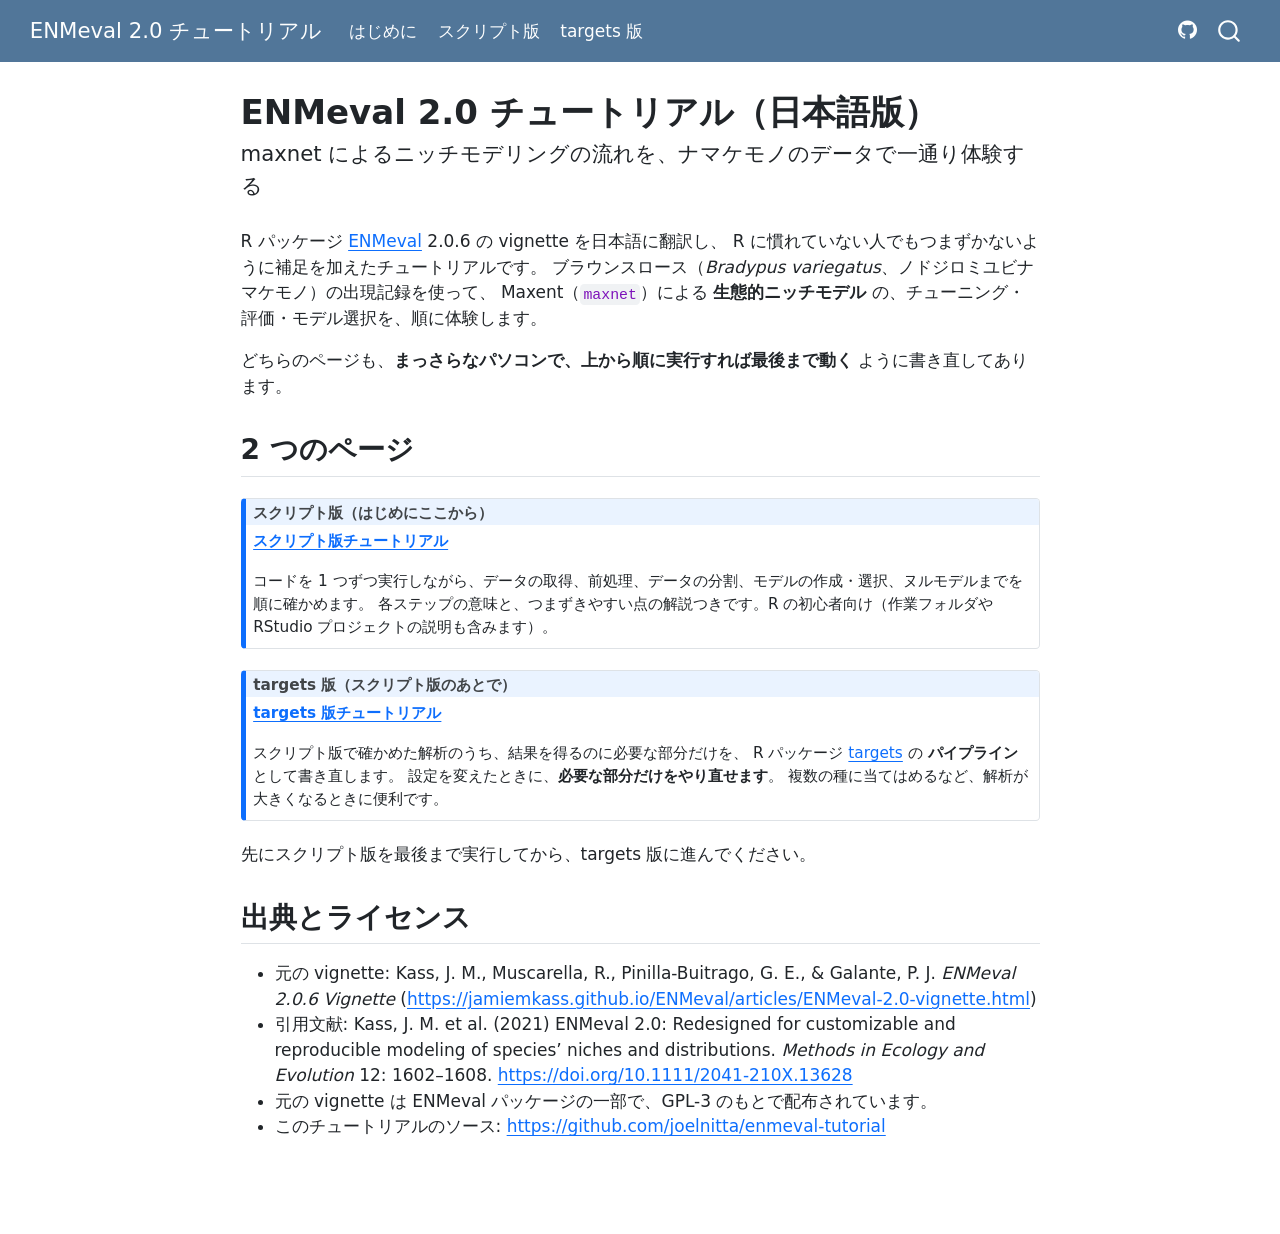
<file: index.html>
<!DOCTYPE html>
<html xmlns="http://www.w3.org/1999/xhtml" lang="ja" xml:lang="ja"><head>

<meta charset="utf-8">
<meta name="generator" content="quarto-1.11.9">

<meta name="viewport" content="width=device-width, initial-scale=1.0, user-scalable=yes">


<title>ENMeval 2.0 チュートリアル（日本語版） – ENMeval 2.0 チュートリアル</title>
<style>
/* Default styles provided by pandoc.
** See https://pandoc.org/MANUAL.html#variables-for-html for config info.
*/
span.smallcaps{font-variant: small-caps;}
div.columns{display: flex; gap: 1.5em;}
div.column{flex: auto;}
@media screen {
div.columns{gap: min(4vw, 1.5em);}
div.column{overflow-x: auto;}
}
div.hanging-indent{margin-left: 1.5em; text-indent: -1.5em;}
ul.task-list{list-style: none;}
ul.task-list li input[type="checkbox"] {
  width: 0.8em;
  margin: 0 0.8em 0.2em -1em; /* quarto-specific, see https://github.com/quarto-dev/quarto-cli/issues/4556 */ 
  vertical-align: middle;
}
</style>


<script src="site_libs/quarto-nav/quarto-nav.js"></script>
<script src="site_libs/quarto-nav/headroom.min.js"></script>
<script src="site_libs/clipboard/clipboard.min.js"></script>
<script src="site_libs/quarto-search/autocomplete.umd.js"></script>
<script src="site_libs/quarto-search/fuse.min.js"></script>
<script src="site_libs/quarto-search/quarto-search.js"></script>
<meta name="quarto:offset" content="./">
<script src="site_libs/quarto-html/quarto.js" type="module"></script>
<script src="site_libs/quarto-html/tabsets/tabsets.js" type="module"></script>
<script src="site_libs/quarto-html/scrollable-regions/scrollable-regions.js" type="module"></script>
<script src="site_libs/quarto-html/popper.min.js"></script>
<script src="site_libs/quarto-html/tippy.umd.min.js"></script>
<script src="site_libs/quarto-html/anchor.min.js"></script>
<link href="site_libs/quarto-html/tippy.css" rel="stylesheet">
<link href="site_libs/quarto-html/quarto-syntax-highlighting-63b5708e65d6cd79cd7618c58d0c21e7.css" rel="stylesheet" id="quarto-text-highlighting-styles">
<script src="site_libs/bootstrap/bootstrap.min.js"></script>
<link href="site_libs/bootstrap/bootstrap-icons.css" rel="stylesheet">
<link href="site_libs/bootstrap/bootstrap-b54df9fb5010a34dec8c6a1865e1addd.min.css" rel="stylesheet" append-hash="true" id="quarto-bootstrap" data-mode="light">
<script id="quarto-search-options" type="application/json">{
  "location": "navbar",
  "copy-button": false,
  "collapse-after": 3,
  "panel-placement": "end",
  "type": "overlay",
  "limit": 50,
  "keyboard-shortcut": [
    "f",
    "/",
    "s"
  ],
  "show-item-context": false,
  "language": {
    "search-no-results-text": "一致なし",
    "search-matching-documents-text": "一致した文書",
    "search-copy-link-title": "検索へのリンクをコピー",
    "search-hide-matches-text": "追加の検索結果を非表示",
    "search-more-match-text": "追加の検索結果",
    "search-more-matches-text": "追加の検索結果",
    "search-clear-button-title": "消去",
    "search-text-placeholder": "",
    "search-detached-cancel-button-title": "取消",
    "search-submit-button-title": "検索",
    "search-label": "サーチ"
  }
}</script>


</head>

<body class="nav-fixed fullcontent quarto-light"><a id="quarto-skip-link" class="visually-hidden-focusable" href="#quarto-document-content">メインコンテンツにスキップ</a>

<div id="quarto-search-results"></div>
  <header id="quarto-header" class="headroom fixed-top">
    <nav class="navbar navbar-expand-lg " data-bs-theme="dark" aria-label="ウェブサイト">
      <div class="navbar-container container-fluid">
      <div class="navbar-brand-container mx-auto">
    <a class="navbar-brand" href="./index.html">
    <span class="navbar-title">ENMeval 2.0 チュートリアル</span>
    </a>
  </div>
          <button class="navbar-toggler" type="button" data-bs-toggle="collapse" data-bs-target="#navbarCollapse" aria-controls="navbarCollapse" aria-expanded="false" aria-label="ナビゲーションを切り替える" onclick="if (window.quartoToggleHeadroom) { window.quartoToggleHeadroom(); }">
  <span class="navbar-toggler-icon"></span>
</button>
          <div class="collapse navbar-collapse" id="navbarCollapse">
            <ul class="navbar-nav navbar-nav-scroll me-auto">
  <li class="nav-item">
    <a class="nav-link active" href="./index.html" aria-current="page"> 
<span class="menu-text">はじめに</span></a>
  </li>  
  <li class="nav-item">
    <a class="nav-link" href="./enmeval-tutorial-ja.html"> 
<span class="menu-text">スクリプト版</span></a>
  </li>  
  <li class="nav-item">
    <a class="nav-link" href="./enmeval-targets-ja.html"> 
<span class="menu-text">targets 版</span></a>
  </li>  
</ul>
            <ul class="navbar-nav navbar-nav-scroll ms-auto">
  <li class="nav-item compact">
    <a class="nav-link" href="https://github.com/joelnitta/enmeval-tutorial"> <i class="bi bi-github" role="img">
</i> 
<span class="menu-text"></span></a>
  </li>  
</ul>
          </div> <!-- /navcollapse -->
            <div class="quarto-navbar-tools">
</div>
            <div id="quarto-search" class="" title="サーチ"></div>
      </div> <!-- /container-fluid -->
    </nav>
</header>
<!-- content -->
<div id="quarto-content" class="quarto-container page-columns page-rows-contents page-layout-article page-navbar">
<!-- sidebar -->
<!-- margin-sidebar -->
    
<!-- main -->
<main class="content" id="quarto-document-content" tabindex="-1">

<header id="title-block-header" class="quarto-title-block default">
<div class="quarto-title">
<h1 class="title">ENMeval 2.0 チュートリアル（日本語版）</h1>
<p class="subtitle lead">maxnet によるニッチモデリングの流れを、ナマケモノのデータで一通り体験する</p>
</div>



<div class="quarto-title-meta">

    
  
    
  </div>
  


</header>


<p>R パッケージ <a href="https://jamiemkass.github.io/ENMeval/">ENMeval</a> 2.0.6 の vignette を日本語に翻訳し、 R に慣れていない人でもつまずかないように補足を加えたチュートリアルです。 ブラウンスロース（<em>Bradypus variegatus</em>、ノドジロミユビナマケモノ）の出現記録を使って、 Maxent（<code>maxnet</code>）による <strong>生態的ニッチモデル</strong> の、チューニング・評価・モデル選択を、順に体験します。</p>
<p>どちらのページも、<strong>まっさらなパソコンで、上から順に実行すれば最後まで動く</strong> ように書き直してあります。</p>
<section id="つのページ" class="level2">
<h2 class="anchored" data-anchor-id="つのページ">2 つのページ</h2>
<div class="callout callout-style-default callout-note no-icon callout-titled">
<div class="callout-header d-flex align-content-center">
<div class="callout-icon-container">
<i class="callout-icon no-icon"></i>
</div>
<div class="callout-title-container flex-fill">
<span class="screen-reader-only">ノート</span>スクリプト版（はじめにここから）
</div>
</div>
<div class="callout-body-container callout-body">
<p><a href="./enmeval-tutorial-ja.html"><strong>スクリプト版チュートリアル</strong></a></p>
<p>コードを 1 つずつ実行しながら、データの取得、前処理、データの分割、モデルの作成・選択、ヌルモデルまでを順に確かめます。 各ステップの意味と、つまずきやすい点の解説つきです。R の初心者向け（作業フォルダや RStudio プロジェクトの説明も含みます）。</p>
</div>
</div>
<div class="callout callout-style-default callout-note no-icon callout-titled">
<div class="callout-header d-flex align-content-center">
<div class="callout-icon-container">
<i class="callout-icon no-icon"></i>
</div>
<div class="callout-title-container flex-fill">
<span class="screen-reader-only">ノート</span>targets 版（スクリプト版のあとで）
</div>
</div>
<div class="callout-body-container callout-body">
<p><a href="./enmeval-targets-ja.html"><strong>targets 版チュートリアル</strong></a></p>
<p>スクリプト版で確かめた解析のうち、結果を得るのに必要な部分だけを、 R パッケージ <a href="https://docs.ropensci.org/targets/">targets</a> の <strong>パイプライン</strong> として書き直します。 設定を変えたときに、<strong>必要な部分だけをやり直せます</strong>。 複数の種に当てはめるなど、解析が大きくなるときに便利です。</p>
</div>
</div>
<p>先にスクリプト版を最後まで実行してから、targets 版に進んでください。</p>
</section>
<section id="出典とライセンス" class="level2">
<h2 class="anchored" data-anchor-id="出典とライセンス">出典とライセンス</h2>
<ul>
<li>元の vignette: Kass, J. M., Muscarella, R., Pinilla-Buitrago, G. E., &amp; Galante, P. J. <em>ENMeval 2.0.6 Vignette</em> (<a href="https://jamiemkass.github.io/ENMeval/articles/ENMeval-2.0-vignette.html" class="uri">https://jamiemkass.github.io/ENMeval/articles/ENMeval-2.0-vignette.html</a>)</li>
<li>引用文献: Kass, J. M. et al.&nbsp;(2021) ENMeval 2.0: Redesigned for customizable and reproducible modeling of species’ niches and distributions. <em>Methods in Ecology and Evolution</em> 12: 1602–1608. <a href="https://doi.org/10.1111/2041-210X.13628" class="uri">https://doi.org/10.1111/2041-210X.13628</a></li>
<li>元の vignette は ENMeval パッケージの一部で、GPL-3 のもとで配布されています。</li>
<li>このチュートリアルのソース: <a href="https://github.com/joelnitta/enmeval-tutorial" class="uri">https://github.com/joelnitta/enmeval-tutorial</a></li>
</ul>


</section>

</main> <!-- /main -->
<script id="quarto-html-after-body" type="application/javascript">
  window.document.addEventListener("DOMContentLoaded", function (event) {
    const icon = "";
    const anchorJS = new window.AnchorJS();
    anchorJS.options = {
      placement: 'right',
      icon: icon
    };
    anchorJS.add('.anchored');
    const isCodeAnnotation = (el) => {
      for (const clz of el.classList) {
        if (clz.startsWith('code-annotation-')) {                     
          return true;
        }
      }
      return false;
    }
    const onCopySuccess = function(e) {
      // button target
      const button = e.trigger;
      // don't keep focus
      button.blur();
      // flash "checked"
      button.classList.add('code-copy-button-checked');
      var currentTitle = button.getAttribute("title");
      button.setAttribute("title", "コピーしました");
      let tooltip;
      if (window.bootstrap) {
        button.setAttribute("data-bs-toggle", "tooltip");
        button.setAttribute("data-bs-placement", "left");
        button.setAttribute("data-bs-title", "コピーしました");
        tooltip = new bootstrap.Tooltip(button, 
          { trigger: "manual", 
            customClass: "code-copy-button-tooltip",
            offset: [0, -8]});
        tooltip.show();    
      }
      setTimeout(function() {
        if (tooltip) {
          tooltip.hide();
          button.removeAttribute("data-bs-title");
          button.removeAttribute("data-bs-toggle");
          button.removeAttribute("data-bs-placement");
        }
        button.setAttribute("title", currentTitle);
        button.classList.remove('code-copy-button-checked');
      }, 1000);
      // clear code selection
      e.clearSelection();
    }
    const getTextToCopy = function(trigger) {
      const outerScaffold = trigger.parentElement.cloneNode(true);
      const codeEl = outerScaffold.querySelector('code');
      for (const childEl of codeEl.children) {
        if (isCodeAnnotation(childEl)) {
          childEl.remove();
        }
      }
      return codeEl.innerText;
    }
    const clipboard = new window.ClipboardJS('.code-copy-button:not([data-in-quarto-modal])', {
      text: getTextToCopy
    });
    clipboard.on('success', onCopySuccess);
    if (window.document.getElementById('quarto-embedded-source-code-modal')) {
      const clipboardModal = new window.ClipboardJS('.code-copy-button[data-in-quarto-modal]', {
        text: getTextToCopy,
        container: window.document.getElementById('quarto-embedded-source-code-modal')
      });
      clipboardModal.on('success', onCopySuccess);
    }
      var localhostRegex = new RegExp(/^(?:http|https):\/\/localhost\:?[0-9]*\//);
      var mailtoRegex = new RegExp(/^mailto:/);
        var filterRegex = new RegExp('/' + window.location.host + '/');
      var isInternal = (href) => {
          return filterRegex.test(href) || localhostRegex.test(href) || mailtoRegex.test(href);
      }
      // Inspect non-navigation links and adorn them if external
      window.quartoDecorateExternalLinks = function (root) {
     var links = (root || window.document).querySelectorAll('a[href]:not(.nav-link):not(.navbar-brand):not(.toc-action):not(.sidebar-link):not(.sidebar-item-toggle):not(.pagination-link):not(.no-external):not([aria-hidden]):not(.dropdown-item):not(.quarto-navigation-tool):not(.about-link)');
      for (var i=0; i<links.length; i++) {
        const link = links[i];
        if (!isInternal(link.href)) {
          // undo the damage that might have been done by quarto-nav.js in the case of
          // links that we want to consider external
          if (link.dataset.originalHref !== undefined) {
            link.href = link.dataset.originalHref;
          }
          if (!link.classList.contains('no-external-icon')) {
          }
        }
      }
      };
      window.quartoDecorateExternalLinks(window.document);
    // Esc closes the popup (WCAG 1.4.13) and focus leaving both trigger and
    // popup closes it (WCAG 2.4.11); tippy handles neither for interactive popups.
    const hideOnEscAndFocusOut = {
      name: 'hideOnEscAndFocusOut',
      defaultValue: true,
      fn(instance) {
        const dismiss = () => {
          // A show scheduled by the trigger delay would otherwise reopen it
          instance.clearDelayTimeouts();
          instance.hide();
        };
        const onKeyDown = (event) => {
          if (event.key !== 'Escape') {
            return;
          }
          // Keep Esc from also reaching page handlers (e.g. reveal.js overview),
          // except an open reveal.js slide menu, which Esc should close too.
          // The menu handles keys only when its keyboard option is on.
          const menuHandlesEsc = window.Reveal?.getPlugin?.('menu')?.isOpen() &&
            window.Reveal.getConfig().menu?.keyboard !== false;
          if (!menuHandlesEsc) {
            event.stopPropagation();
          }
          if (instance.popper.contains(window.document.activeElement)) {
            // Disabled while refocusing so the focus trigger does not reopen it
            instance.disable();
            instance.reference.focus();
            instance.enable();
          }
          dismiss();
        };
        const onFocusOut = (event) => {
          const target = event.relatedTarget;
          if (target && !instance.reference.contains(target) &&
              !instance.popper.contains(target)) {
            dismiss();
          }
        };
        // On the trigger too: a click trigger (code-annotations: select) has no
        // blur handling. Attached for the instance's lifetime so leaving the
        // trigger also cancels a show still pending on the trigger delay.
        instance.reference.addEventListener('focusout', onFocusOut);
        return {
          onShow() {
            window.document.addEventListener('keydown', onKeyDown, true);
            instance.popper.addEventListener('focusout', onFocusOut);
          },
          onHide() {
            window.document.removeEventListener('keydown', onKeyDown, true);
            instance.popper.removeEventListener('focusout', onFocusOut);
          },
          onDestroy() {
            instance.reference.removeEventListener('focusout', onFocusOut);
          },
        };
      },
    };
    function tippyHover(el, contentFn, onTriggerFn, onUntriggerFn) {
      const config = {
        allowHTML: true,
        maxWidth: 500,
        delay: 100,
        arrow: false,
        appendTo: function(el) {
            return el.parentElement;
        },
        interactive: true,
        interactiveBorder: 10,
        theme: 'quarto',
        placement: 'bottom-start',
        plugins: [hideOnEscAndFocusOut],
      };
      if (contentFn) {
        config.content = contentFn;
      }
      if (onTriggerFn) {
        config.onTrigger = onTriggerFn;
      }
      if (onUntriggerFn) {
        config.onUntrigger = onUntriggerFn;
      }
      window.tippy(el, config); 
    }
    const noterefs = window.document.querySelectorAll('a[role="doc-noteref"]');
    for (var i=0; i<noterefs.length; i++) {
      const ref = noterefs[i];
      tippyHover(ref, function() {
        // use id or data attribute instead here
        let href = ref.getAttribute('data-footnote-href') || ref.getAttribute('href');
        try { href = new URL(href).hash; } catch {}
        const id = href.replace(/^#\/?/, "");
        const note = window.document.getElementById(id);
        if (note) {
          return note.innerHTML;
        } else {
          return "";
        }
      });
    }
    const xrefs = window.document.querySelectorAll('a.quarto-xref');
    const processXRef = (id, note) => {
      // Strip column container classes
      const stripColumnClz = (el) => {
        el.classList.remove("page-full", "page-columns");
        if (el.children) {
          for (const child of el.children) {
            stripColumnClz(child);
          }
        }
      }
      stripColumnClz(note)
      if (id === null || id.startsWith('sec-')) {
        // Special case sections, only their first couple elements
        const container = document.createElement("div");
        if (note.children && note.children.length > 2) {
          container.appendChild(note.children[0].cloneNode(true));
          for (let i = 1; i < note.children.length; i++) {
            const child = note.children[i];
            if (child.tagName === "P" && child.innerText === "") {
              continue;
            } else {
              container.appendChild(child.cloneNode(true));
              break;
            }
          }
          if (window.Quarto?.typesetMath) {
            window.Quarto.typesetMath(container);
          }
          return container.innerHTML
        } else {
          if (window.Quarto?.typesetMath) {
            window.Quarto.typesetMath(note);
          }
          return note.innerHTML;
        }
      } else {
        // Remove any anchor links if they are present
        const anchorLink = note.querySelector('a.anchorjs-link');
        if (anchorLink) {
          anchorLink.remove();
        }
        if (window.Quarto?.typesetMath) {
          window.Quarto.typesetMath(note);
        }
        if (note.classList.contains("callout")) {
          return note.outerHTML;
        } else {
          return note.innerHTML;
        }
      }
    }
    for (var i=0; i<xrefs.length; i++) {
      const xref = xrefs[i];
      tippyHover(xref, undefined, function(instance) {
        instance.disable();
        let url = xref.getAttribute('href');
        let hash = undefined; 
        if (url.startsWith('#')) {
          hash = url;
        } else {
          try { hash = new URL(url).hash; } catch {}
        }
        if (hash) {
          const id = hash.replace(/^#\/?/, "");
          const note = window.document.getElementById(id);
          if (note !== null) {
            try {
              const html = processXRef(id, note.cloneNode(true));
              instance.setContent(html);
            } finally {
              instance.enable();
              instance.show();
            }
          } else {
            // See if we can fetch this
            fetch(url.split('#')[0])
            .then(res => res.text())
            .then(html => {
              const parser = new DOMParser();
              const htmlDoc = parser.parseFromString(html, "text/html");
              const note = htmlDoc.getElementById(id);
              if (note !== null) {
                const html = processXRef(id, note);
                instance.setContent(html);
              } 
            }).finally(() => {
              instance.enable();
              instance.show();
            });
          }
        } else {
          // See if we can fetch a full url (with no hash to target)
          // This is a special case and we should probably do some content thinning / targeting
          fetch(url)
          .then(res => res.text())
          .then(html => {
            const parser = new DOMParser();
            const htmlDoc = parser.parseFromString(html, "text/html");
            const note = htmlDoc.querySelector('main.content');
            if (note !== null) {
              // This should only happen for chapter cross references
              // (since there is no id in the URL)
              // remove the first header
              if (note.children.length > 0 && note.children[0].tagName === "HEADER") {
                note.children[0].remove();
              }
              const html = processXRef(null, note);
              instance.setContent(html);
            } 
          }).finally(() => {
            instance.enable();
            instance.show();
          });
        }
      }, function(instance) {
      });
    }
        let selectedAnnoteEl;
        const selectorForAnnotation = ( cell, annotation) => {
          let cellAttr = 'data-code-cell="' + cell + '"';
          let lineAttr = 'data-code-annotation="' +  annotation + '"';
          const selector = 'span[' + cellAttr + '][' + lineAttr + ']';
          return selector;
        }
        const selectCodeLines = (annoteEl) => {
          const doc = window.document;
          const targetCell = annoteEl.getAttribute("data-target-cell");
          const targetAnnotation = annoteEl.getAttribute("data-target-annotation");
          const annoteSpan = window.document.querySelector(selectorForAnnotation(targetCell, targetAnnotation));
          const lines = annoteSpan.getAttribute("data-code-lines").split(",");
          const lineIds = lines.map((line) => {
            return targetCell + "-" + line;
          })
          // Each band is positioned against its own containing block, which is
          // not the offsetParent of the lines, so place it from client rects.
          const placeBand = (band, firstEl, lastEl, codeBlock) => {
            const container = band.offsetParent;
            if (container === null) {
              return;
            }
            const containerRect = container.getBoundingClientRect();
            // Reveal.js scales slides with a transform, so convert client
            // pixels back to the CSS pixels of the container.
            const scale = containerRect.height / container.offsetHeight || 1;
            const firstRect = firstEl.getBoundingClientRect();
            const lastRect = lastEl.getBoundingClientRect();
            const top = (firstRect.top - containerRect.top) / scale - container.clientTop + container.scrollTop;
            const height = (lastRect.bottom - firstRect.top) / scale;
            band.style.top = top - 2 + "px";
            band.style.height = height + 4 + "px";
            if (codeBlock) {
              // Without the copy button wrapper, the containing block is wider
              // than the code block, so span the code block explicitly.
              const blockRect = codeBlock.getBoundingClientRect();
              band.style.left = (blockRect.left - containerRect.left) / scale - container.clientLeft + container.scrollLeft + "px";
              band.style.width = blockRect.width / scale + "px";
            }
          };
          if (lineIds.length > 0) {
            const el = window.document.getElementById(lineIds[0]);
            const lastEl = window.document.getElementById(lineIds[lineIds.length - 1]);
            const parent = el.parentElement.parentElement;
            // cook up a div (if necessary) and position it
            let div = window.document.getElementById("code-annotation-line-highlight");
            if (div === null) {
              div = window.document.createElement("div");
              div.setAttribute("id", "code-annotation-line-highlight");
              div.style.position = 'absolute';
              parent.appendChild(div);
            }
            placeBand(div, el, lastEl, parent.closest("div.sourceCode") || parent);
            let gutterDiv = window.document.getElementById("code-annotation-line-highlight-gutter");
            if (gutterDiv === null) {
              gutterDiv = window.document.createElement("div");
              gutterDiv.setAttribute("id", "code-annotation-line-highlight-gutter");
              gutterDiv.style.position = 'absolute';
              const codeCell = window.document.getElementById(targetCell);
              const gutter = codeCell.querySelector('.code-annotation-gutter');
              gutter.appendChild(gutterDiv);
            }
            placeBand(gutterDiv, el, lastEl);
            selectedAnnoteEl = annoteEl;
          }
        };
        const unselectCodeLines = () => {
          const elementsIds = ["code-annotation-line-highlight", "code-annotation-line-highlight-gutter"];
          elementsIds.forEach((elId) => {
            const div = window.document.getElementById(elId);
            if (div) {
              div.remove();
            }
          });
          selectedAnnoteEl = undefined;
        };
          // Handle positioning of the toggle
      window.addEventListener(
        "resize",
        throttle(() => {
          elRect = undefined;
          if (selectedAnnoteEl) {
            selectCodeLines(selectedAnnoteEl);
          }
        }, 10)
      );
      function throttle(fn, ms) {
      let throttle = false;
      let timer;
        return (...args) => {
          if(!throttle) { // first call gets through
              fn.apply(this, args);
              throttle = true;
          } else { // all the others get throttled
              if(timer) clearTimeout(timer); // cancel #2
              timer = setTimeout(() => {
                fn.apply(this, args);
                timer = throttle = false;
              }, ms);
          }
        };
      }
        // Attach click handler to the DT
        const annoteDls = window.document.querySelectorAll('dt[data-target-cell]');
        for (const annoteDlNode of annoteDls) {
          annoteDlNode.addEventListener('click', (event) => {
            const clickedEl = event.target;
            if (clickedEl !== selectedAnnoteEl) {
              unselectCodeLines();
              const activeEl = window.document.querySelector('dt[data-target-cell].code-annotation-active');
              if (activeEl) {
                activeEl.classList.remove('code-annotation-active');
              }
              selectCodeLines(clickedEl);
              clickedEl.classList.add('code-annotation-active');
            } else {
              // Unselect the line
              unselectCodeLines();
              clickedEl.classList.remove('code-annotation-active');
            }
          });
        }
    const findCites = (el) => {
      const parentEl = el.parentElement;
      if (parentEl) {
        const cites = parentEl.dataset.cites;
        if (cites) {
          return {
            el,
            cites: cites.split(' ')
          };
        } else {
          return findCites(el.parentElement)
        }
      } else {
        return undefined;
      }
    };
    var bibliorefs = window.document.querySelectorAll('a[role="doc-biblioref"]');
    for (var i=0; i<bibliorefs.length; i++) {
      const ref = bibliorefs[i];
      const citeInfo = findCites(ref);
      if (citeInfo) {
        tippyHover(citeInfo.el, function() {
          var popup = window.document.createElement('div');
          citeInfo.cites.forEach(function(cite) {
            var citeDiv = window.document.createElement('div');
            citeDiv.classList.add('hanging-indent');
            citeDiv.classList.add('csl-entry');
            var biblioDiv = window.document.getElementById('ref-' + cite);
            if (biblioDiv) {
              citeDiv.innerHTML = biblioDiv.innerHTML;
            }
            popup.appendChild(citeDiv);
          });
          return popup.innerHTML;
        });
      }
    }
  });
  </script>
  <script type="application/javascript">
  window.quartoScrollableRegionsLabels = {"code":"スクロール可能なコード","output":"スクロール可能な出力"};
  </script>
</div> <!-- /content -->




</body></html>
</file>
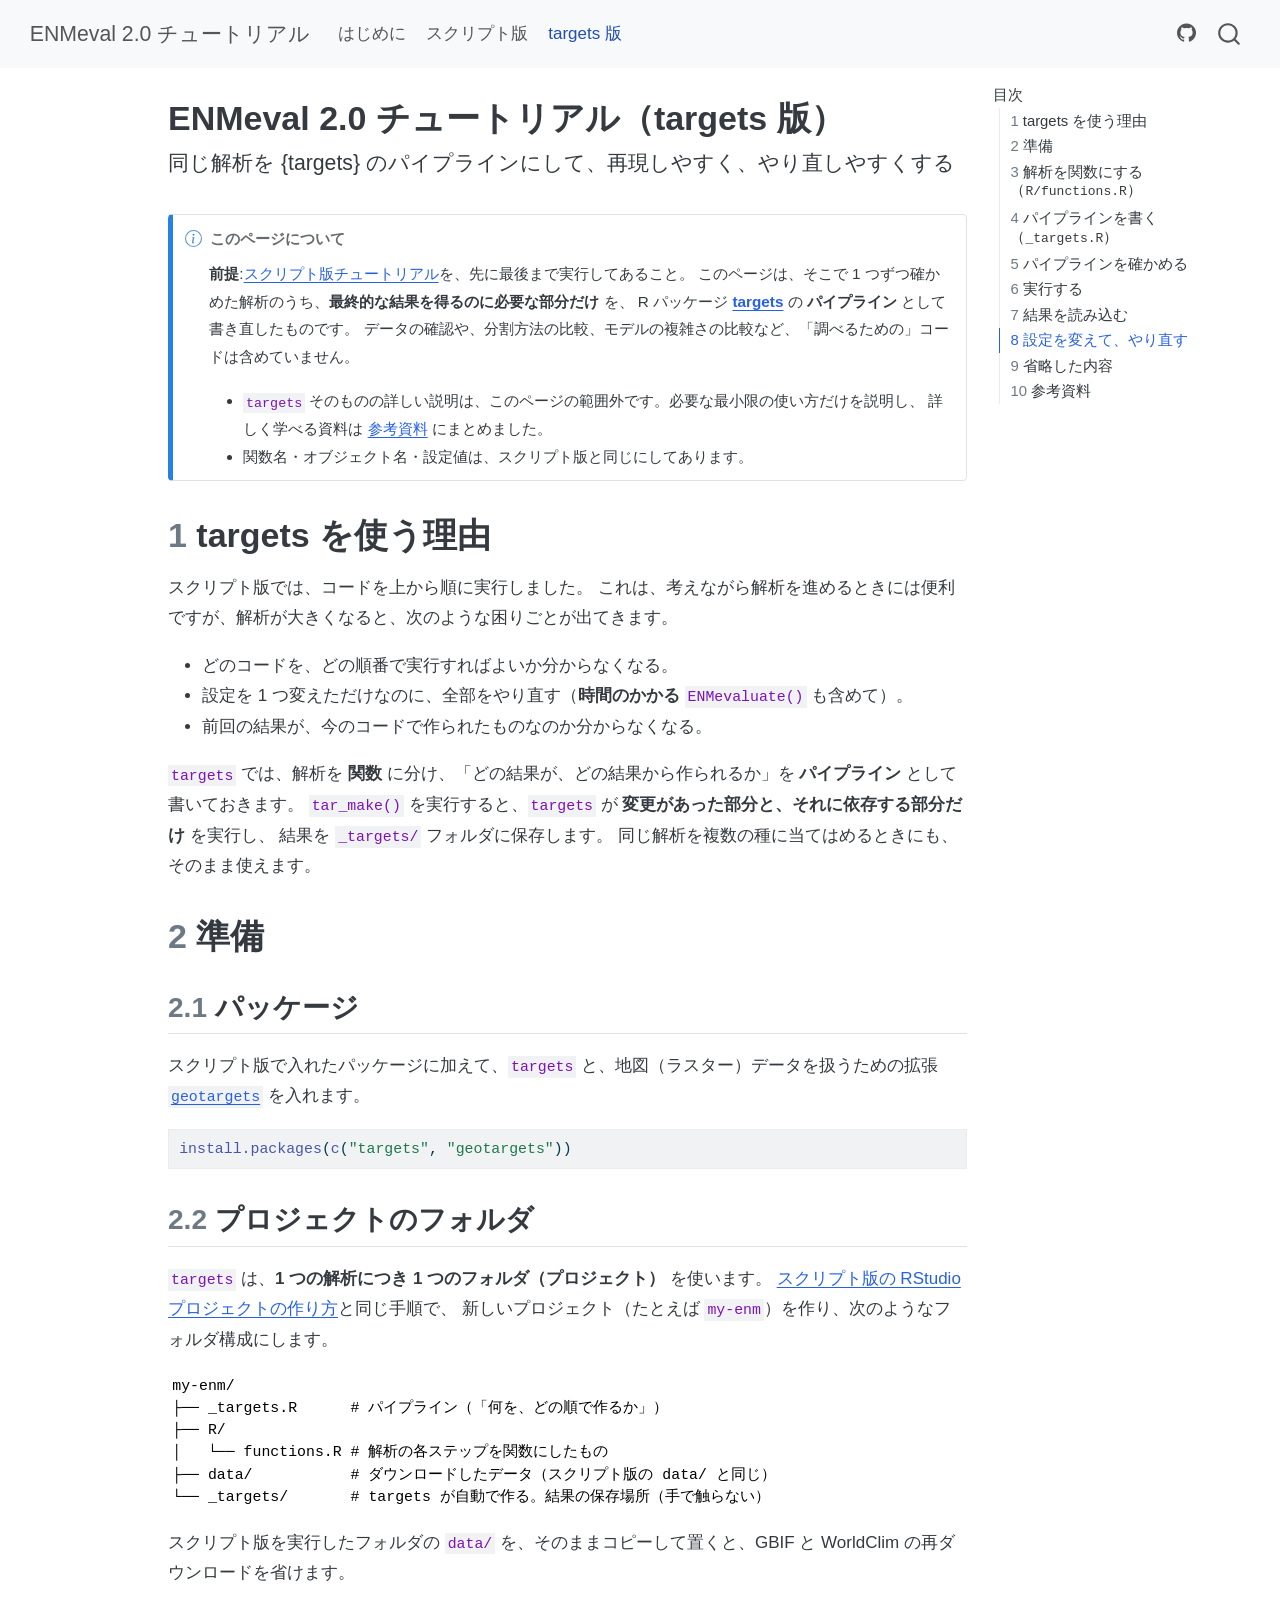
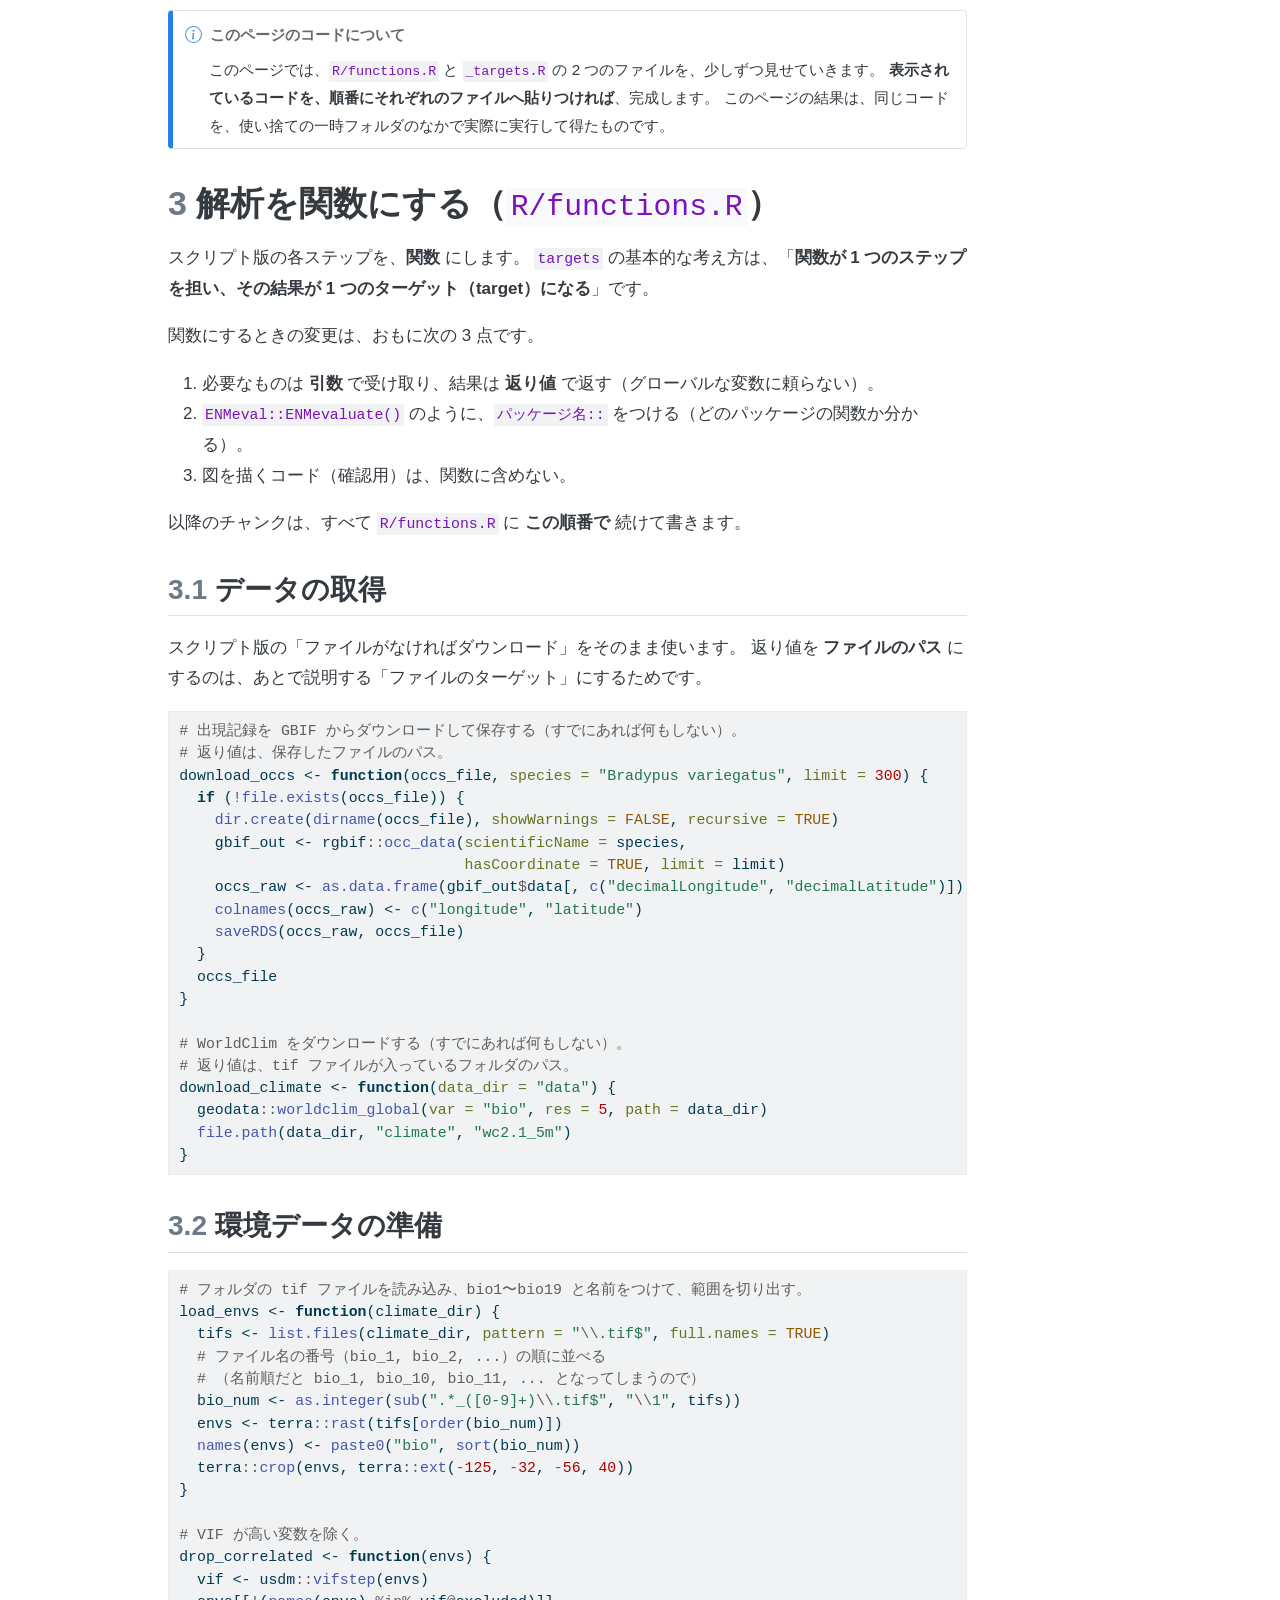
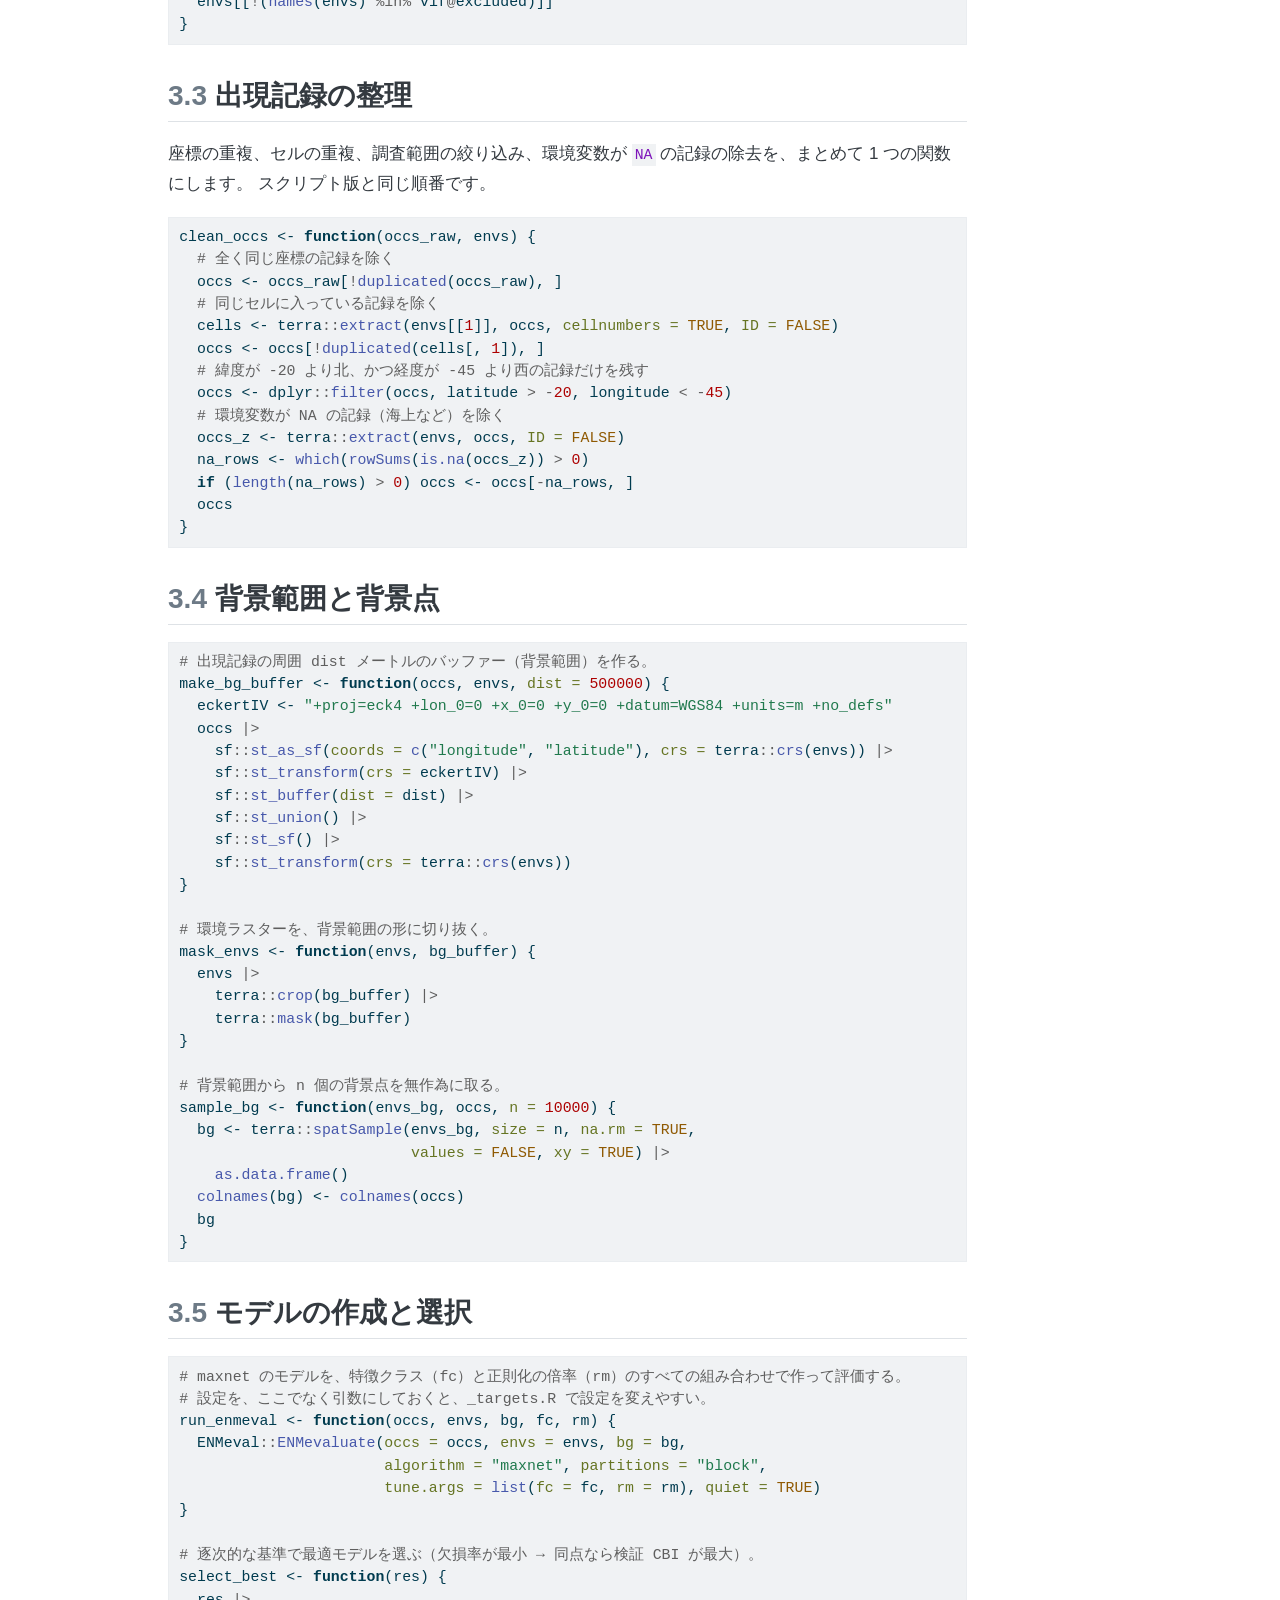
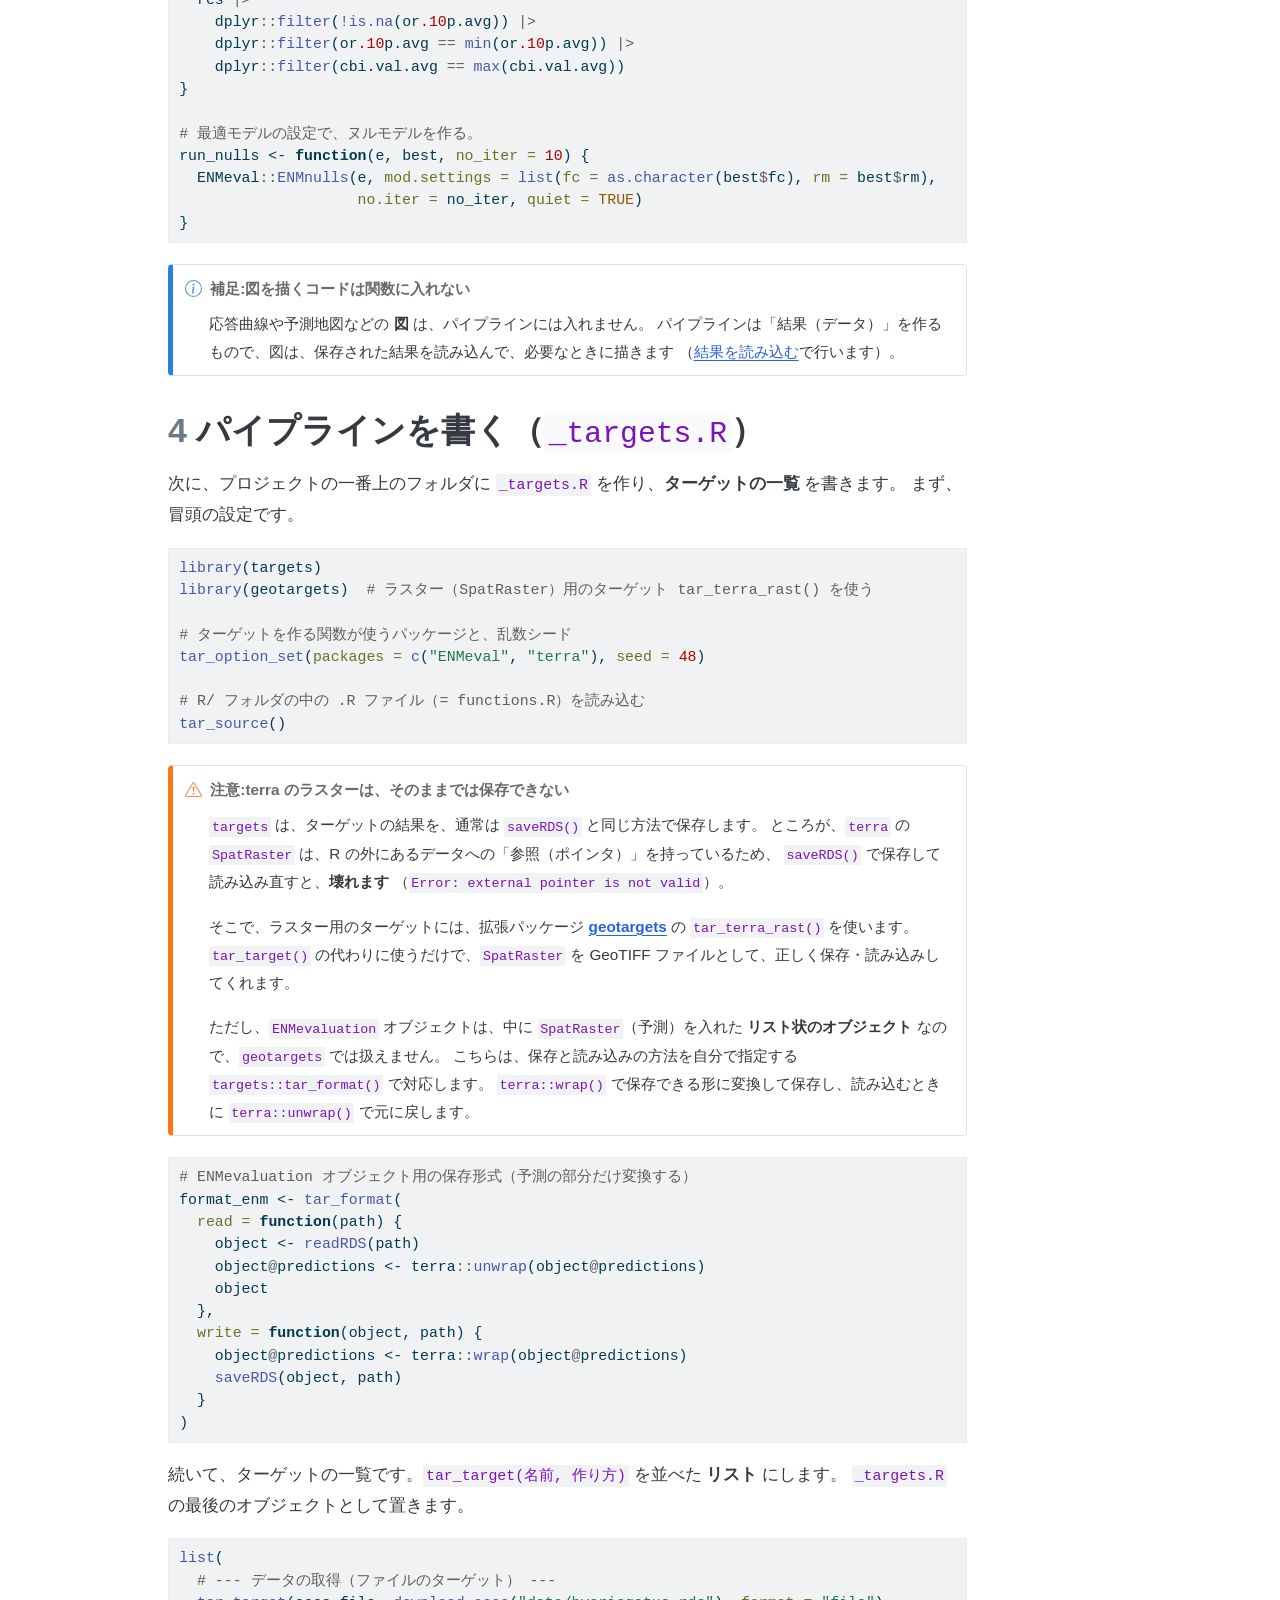
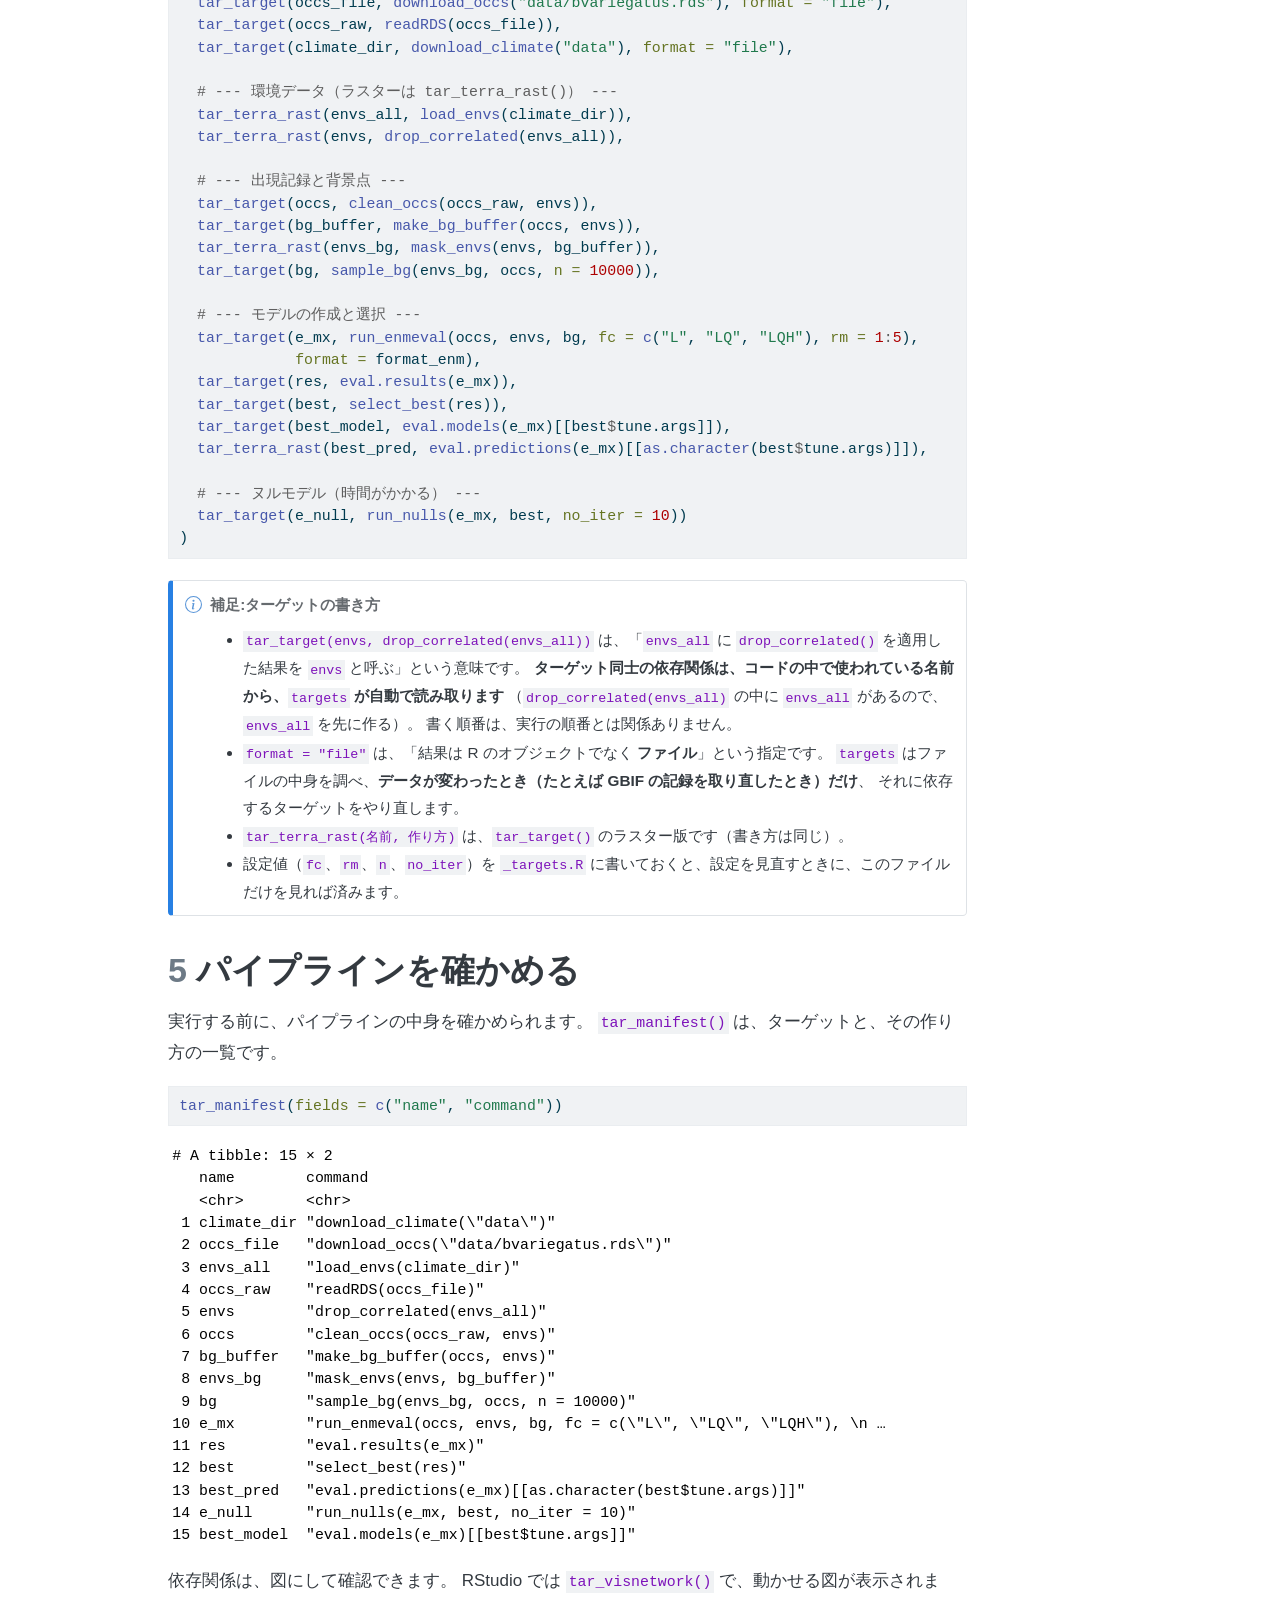
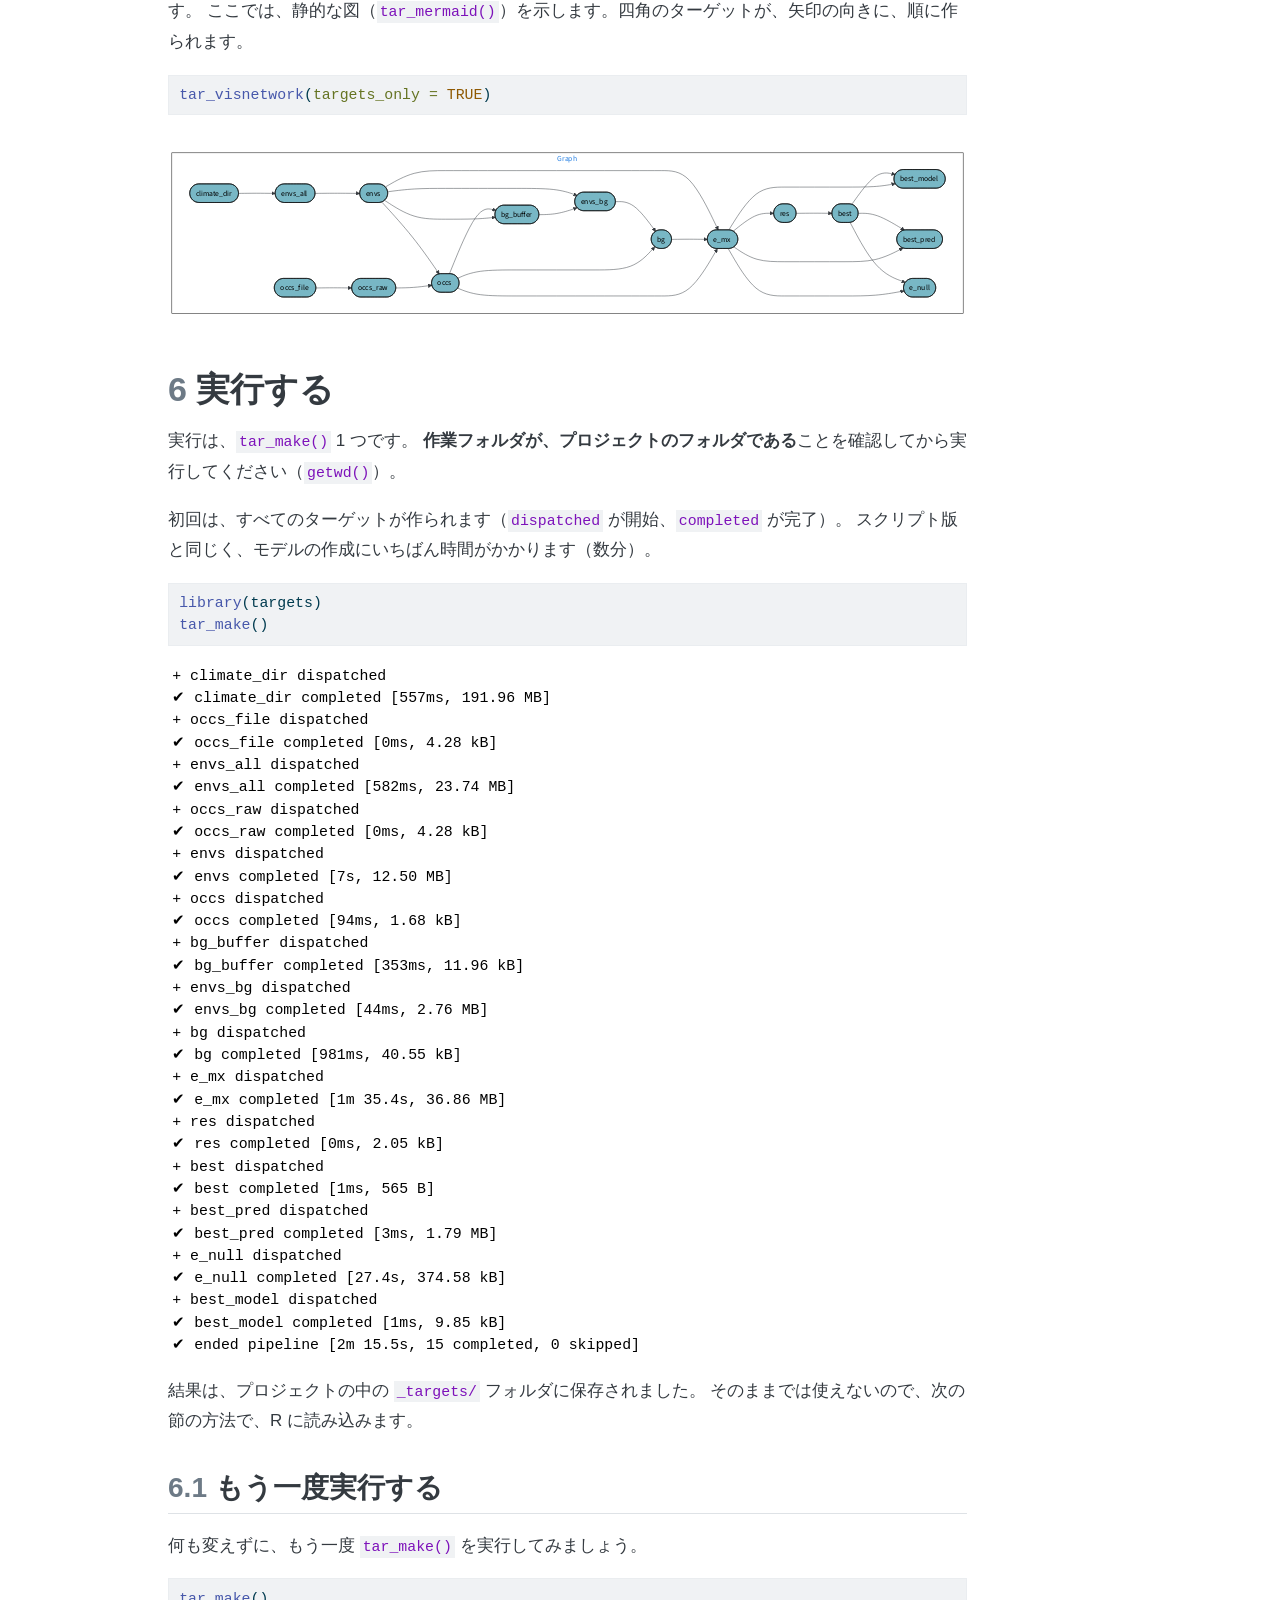
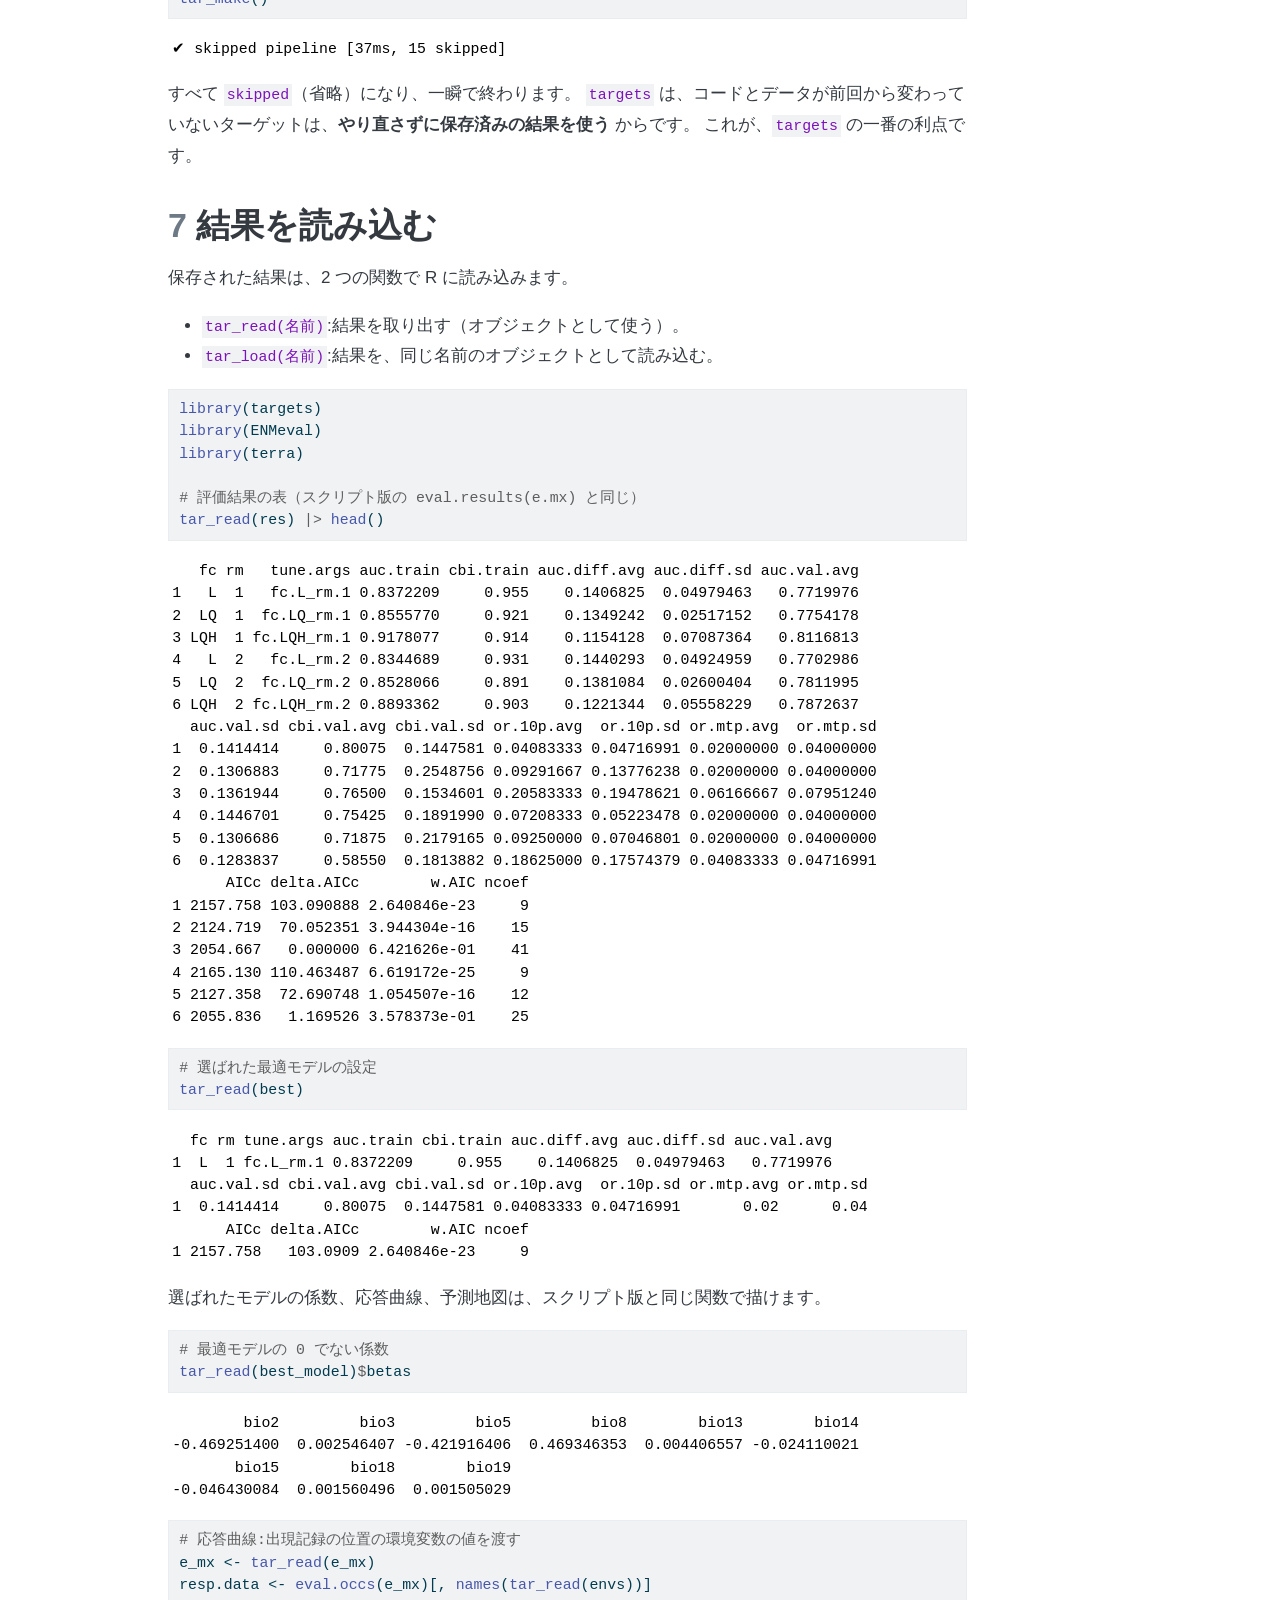
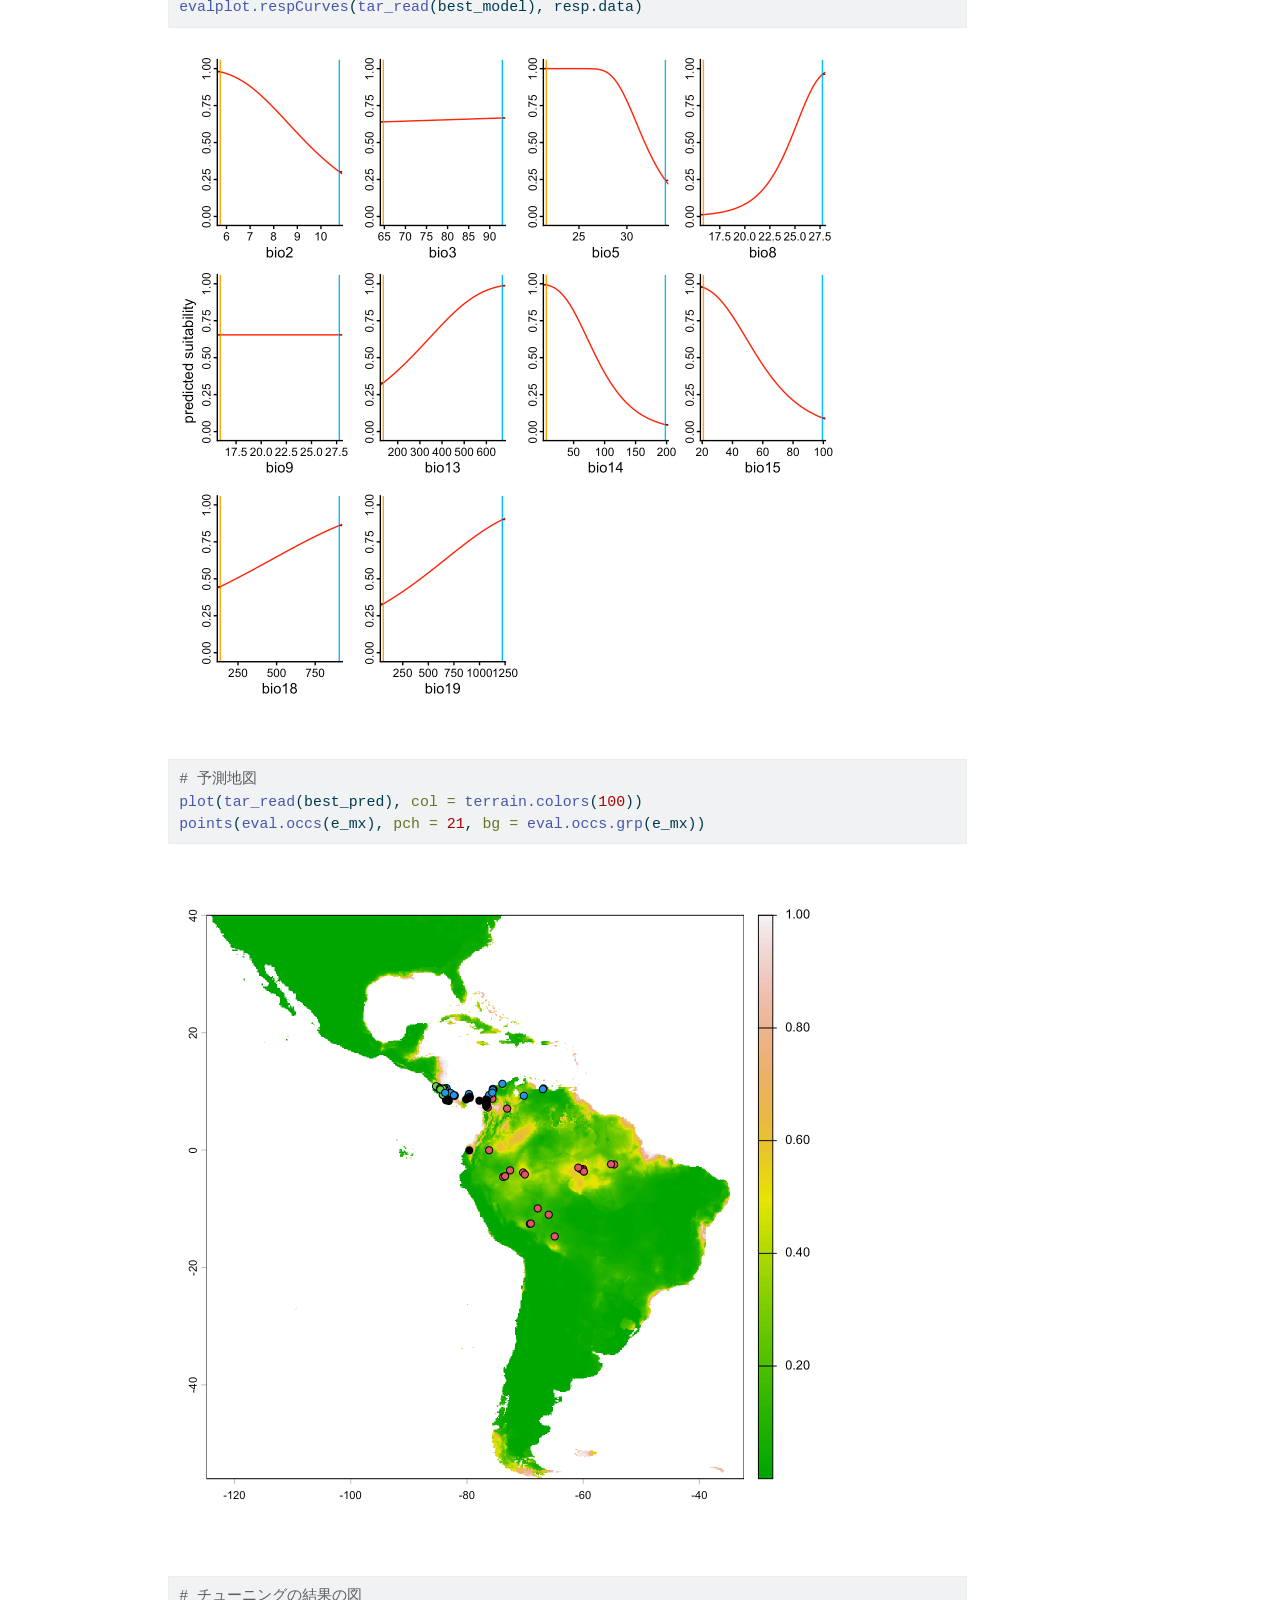
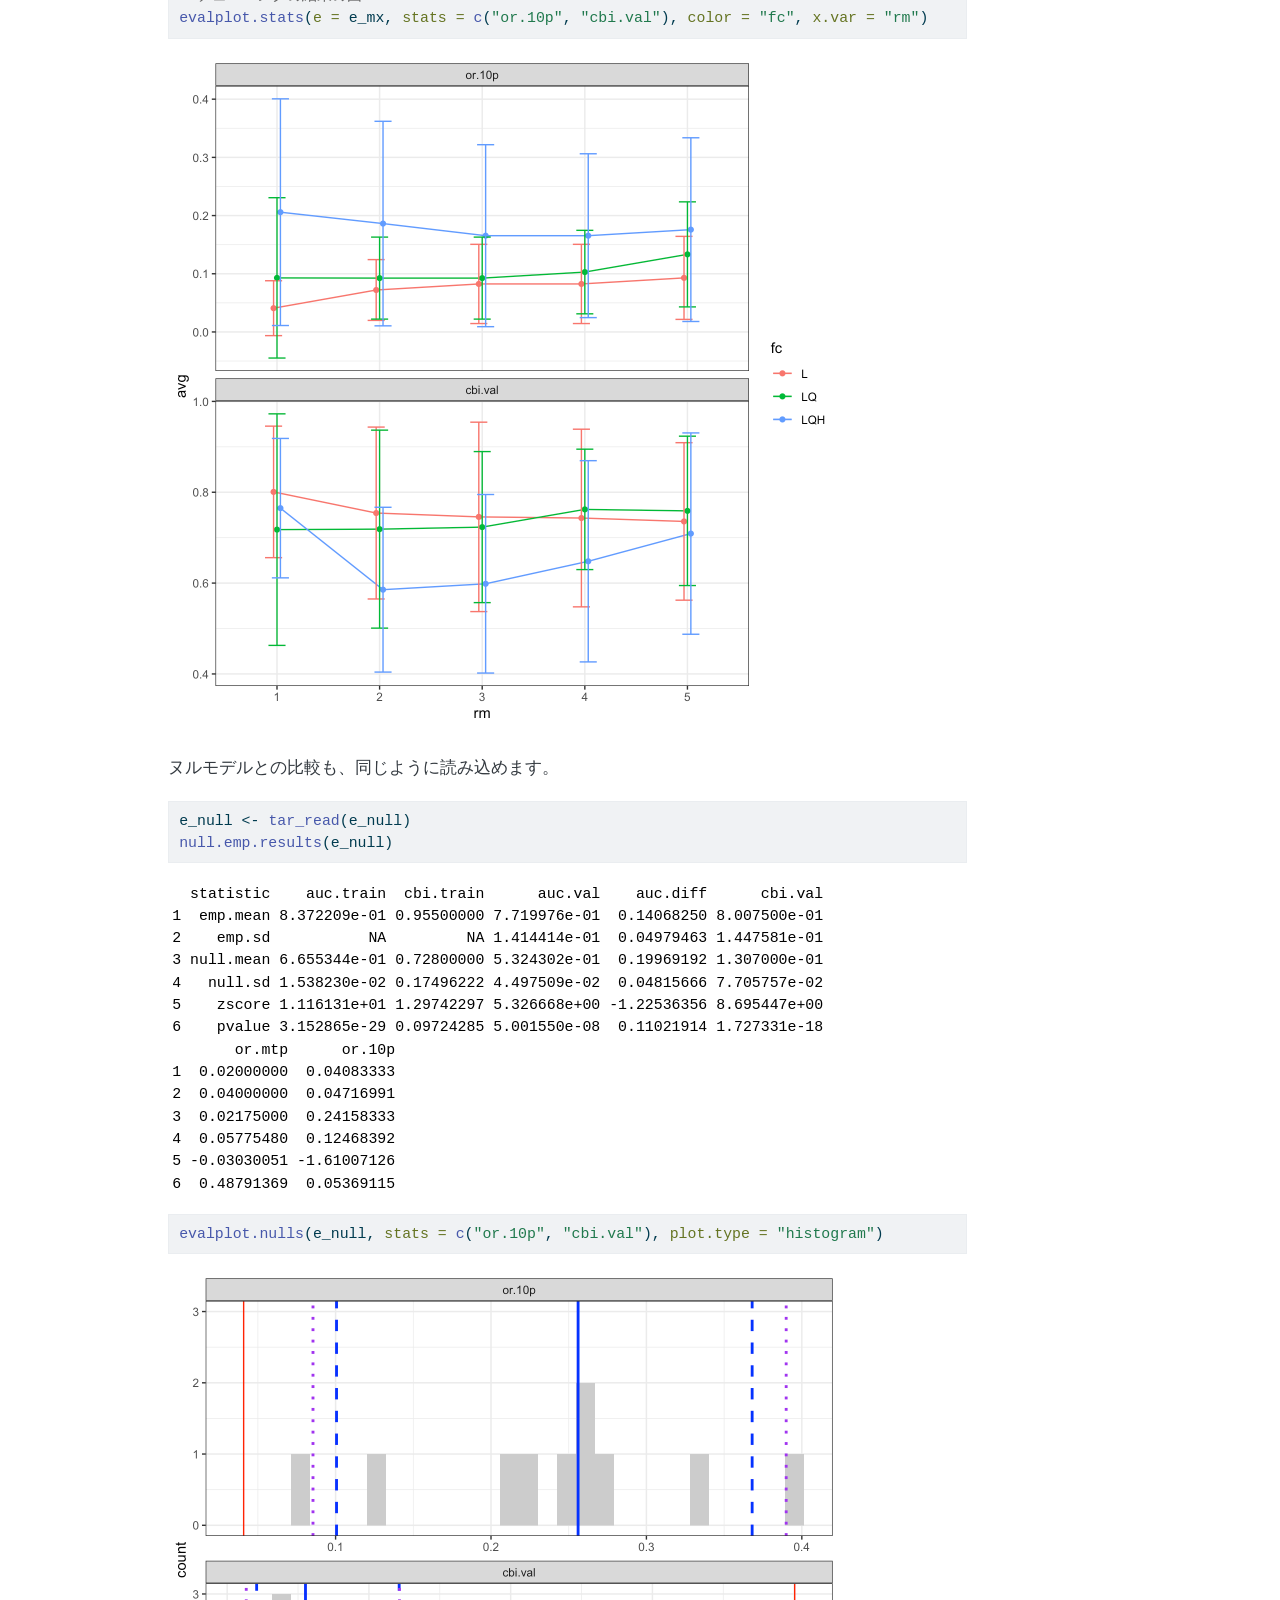
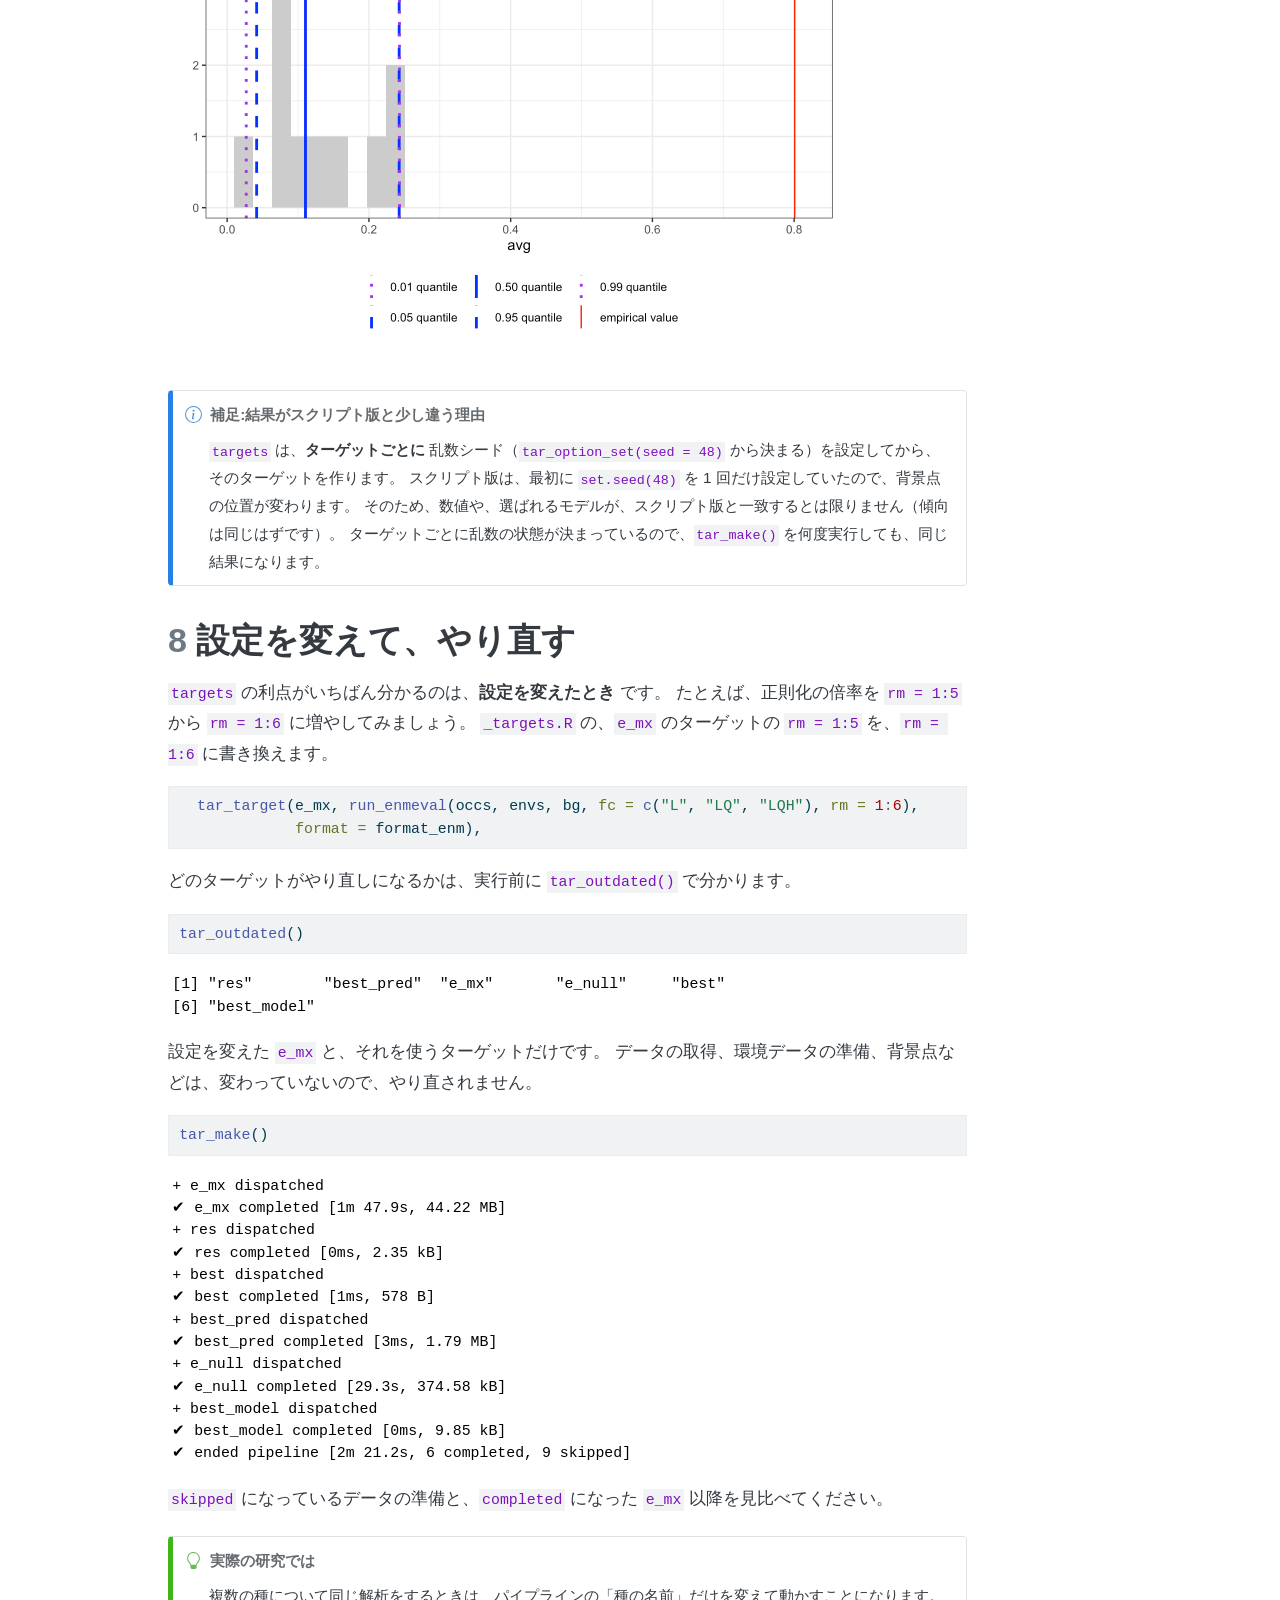
<file: enmeval-targets-ja.html>
<!DOCTYPE html>
<html xmlns="http://www.w3.org/1999/xhtml" lang="ja" xml:lang="ja"><head>

<meta charset="utf-8">
<meta name="generator" content="quarto-1.11.9">

<meta name="viewport" content="width=device-width, initial-scale=1.0, user-scalable=yes">


<title>ENMeval 2.0 チュートリアル（targets 版） – ENMeval 2.0 チュートリアル</title>
<style>
/* Default styles provided by pandoc.
** See https://pandoc.org/MANUAL.html#variables-for-html for config info.
*/
span.smallcaps{font-variant: small-caps;}
div.columns{display: flex; gap: 1.5em;}
div.column{flex: auto;}
@media screen {
div.columns{gap: min(4vw, 1.5em);}
div.column{overflow-x: auto;}
}
div.hanging-indent{margin-left: 1.5em; text-indent: -1.5em;}
ul.task-list{list-style: none;}
ul.task-list li input[type="checkbox"] {
  width: 0.8em;
  margin: 0 0.8em 0.2em -1em; /* quarto-specific, see https://github.com/quarto-dev/quarto-cli/issues/4556 */ 
  vertical-align: middle;
}
/* CSS for syntax highlighting */
html { -webkit-text-size-adjust: 100%; }
pre > code.sourceCode { white-space: pre; position: relative; }
pre > code.sourceCode > span { display: inline-block; line-height: 1.25; }
pre > code.sourceCode > span:empty { height: 1.2em; }
.sourceCode { overflow: visible; }
code.sourceCode > span { color: inherit; text-decoration: inherit; }
div.sourceCode { margin: 1em 0; }
pre.sourceCode { margin: 0; }
@media screen {
div.sourceCode { overflow: auto; }
}
@media print {
pre > code.sourceCode { white-space: pre-wrap; }
pre > code.sourceCode > span { text-indent: -5em; padding-left: 5em; }
}
pre.numberSource code
  { counter-reset: source-line 0; }
pre.numberSource code > span
  { position: relative; left: -4em; counter-increment: source-line; }
pre.numberSource code > span > a:first-child::before
  { content: counter(source-line);
    position: relative; left: -1em; text-align: right; vertical-align: baseline;
    border: none; display: inline-block;
    -webkit-touch-callout: none; -webkit-user-select: none;
    -khtml-user-select: none; -moz-user-select: none;
    -ms-user-select: none; user-select: none;
    padding: 0 4px; width: 4em;
  }
pre.numberSource { margin-left: 3em;  padding-left: 4px; }
div.sourceCode
  {   }
@media screen {
pre > code.sourceCode > span > a:first-child::before { text-decoration: underline; }
}
</style>


<script src="site_libs/quarto-nav/quarto-nav.js"></script>
<script src="site_libs/quarto-nav/headroom.min.js"></script>
<script src="site_libs/clipboard/clipboard.min.js"></script>
<script src="site_libs/quarto-search/autocomplete.umd.js"></script>
<script src="site_libs/quarto-search/fuse.min.js"></script>
<script src="site_libs/quarto-search/quarto-search.js"></script>
<meta name="quarto:offset" content="./">
<script src="site_libs/quarto-html/quarto.js" type="module"></script>
<script src="site_libs/quarto-html/tabsets/tabsets.js" type="module"></script>
<script src="site_libs/quarto-html/scrollable-regions/scrollable-regions.js" type="module"></script>
<script src="site_libs/quarto-html/popper.min.js"></script>
<script src="site_libs/quarto-html/tippy.umd.min.js"></script>
<script src="site_libs/quarto-html/anchor.min.js"></script>
<link href="site_libs/quarto-html/tippy.css" rel="stylesheet">
<link href="site_libs/quarto-html/quarto-syntax-highlighting-63b5708e65d6cd79cd7618c58d0c21e7.css" rel="stylesheet" id="quarto-text-highlighting-styles">
<script src="site_libs/bootstrap/bootstrap.min.js"></script>
<link href="site_libs/bootstrap/bootstrap-icons.css" rel="stylesheet">
<link href="site_libs/bootstrap/bootstrap-11dfed304549e7d9db55013033367f26.min.css" rel="stylesheet" append-hash="true" id="quarto-bootstrap" data-mode="light">
<script id="quarto-search-options" type="application/json">{
  "location": "navbar",
  "copy-button": false,
  "collapse-after": 3,
  "panel-placement": "end",
  "type": "overlay",
  "limit": 50,
  "keyboard-shortcut": [
    "f",
    "/",
    "s"
  ],
  "show-item-context": false,
  "language": {
    "search-no-results-text": "一致なし",
    "search-matching-documents-text": "一致した文書",
    "search-copy-link-title": "検索へのリンクをコピー",
    "search-hide-matches-text": "追加の検索結果を非表示",
    "search-more-match-text": "追加の検索結果",
    "search-more-matches-text": "追加の検索結果",
    "search-clear-button-title": "消去",
    "search-text-placeholder": "",
    "search-detached-cancel-button-title": "取消",
    "search-submit-button-title": "検索",
    "search-label": "サーチ"
  }
}</script>
<script src="site_libs/quarto-diagram/mermaid.min.js"></script>
<script src="site_libs/quarto-diagram/mermaid-init.js"></script>
<link href="site_libs/quarto-diagram/mermaid.css" rel="stylesheet">


<link rel="stylesheet" href="styles-ja.css">
</head>

<body class="nav-fixed quarto-light"><a id="quarto-skip-link" class="visually-hidden-focusable" href="#quarto-document-content">メインコンテンツにスキップ</a>

<div id="quarto-search-results"></div>
  <header id="quarto-header" class="headroom fixed-top">
    <nav class="navbar navbar-expand-lg " data-bs-theme="dark" aria-label="ウェブサイト">
      <div class="navbar-container container-fluid">
      <div class="navbar-brand-container mx-auto">
    <a class="navbar-brand" href="./index.html">
    <span class="navbar-title">ENMeval 2.0 チュートリアル</span>
    </a>
  </div>
          <button class="navbar-toggler" type="button" data-bs-toggle="collapse" data-bs-target="#navbarCollapse" aria-controls="navbarCollapse" aria-expanded="false" aria-label="ナビゲーションを切り替える" onclick="if (window.quartoToggleHeadroom) { window.quartoToggleHeadroom(); }">
  <span class="navbar-toggler-icon"></span>
</button>
          <div class="collapse navbar-collapse" id="navbarCollapse">
            <ul class="navbar-nav navbar-nav-scroll me-auto">
  <li class="nav-item">
    <a class="nav-link" href="./index.html"> 
<span class="menu-text">はじめに</span></a>
  </li>  
  <li class="nav-item">
    <a class="nav-link" href="./enmeval-tutorial-ja.html"> 
<span class="menu-text">スクリプト版</span></a>
  </li>  
  <li class="nav-item">
    <a class="nav-link active" href="./enmeval-targets-ja.html" aria-current="page"> 
<span class="menu-text">targets 版</span></a>
  </li>  
</ul>
            <ul class="navbar-nav navbar-nav-scroll ms-auto">
  <li class="nav-item compact">
    <a class="nav-link" href="https://github.com/joelnitta/enmeval-tutorial"> <i class="bi bi-github" role="img">
</i> 
<span class="menu-text"></span></a>
  </li>  
</ul>
          </div> <!-- /navcollapse -->
            <div class="quarto-navbar-tools">
</div>
            <div id="quarto-search" class="" title="サーチ"></div>
      </div> <!-- /container-fluid -->
    </nav>
</header>
<!-- content -->
<div id="quarto-content" class="quarto-container page-columns page-rows-contents page-layout-article page-navbar">
<!-- sidebar -->
<!-- margin-sidebar -->
    <div id="quarto-margin-sidebar" class="sidebar margin-sidebar">
        <nav id="TOC" role="doc-toc" aria-labelledby="toc-title" class="toc-active">
    <h2 id="toc-title">目次</h2>
   
  <ul>
  <li><a href="#why" id="toc-why" class="nav-link active" data-scroll-target="#why"><span class="header-section-number">1</span> targets を使う理由</a></li>
  <li><a href="#setup-pipeline" id="toc-setup-pipeline" class="nav-link" data-scroll-target="#setup-pipeline"><span class="header-section-number">2</span> 準備</a>
  <ul class="collapse">
  <li><a href="#install" id="toc-install" class="nav-link" data-scroll-target="#install"><span class="header-section-number">2.1</span> パッケージ</a></li>
  <li><a href="#folders" id="toc-folders" class="nav-link" data-scroll-target="#folders"><span class="header-section-number">2.2</span> プロジェクトのフォルダ</a></li>
  </ul></li>
  <li><a href="#functions" id="toc-functions" class="nav-link" data-scroll-target="#functions"><span class="header-section-number">3</span> 解析を関数にする（<code>R/functions.R</code>）</a>
  <ul class="collapse">
  <li><a href="#fn-data" id="toc-fn-data" class="nav-link" data-scroll-target="#fn-data"><span class="header-section-number">3.1</span> データの取得</a></li>
  <li><a href="#fn-envs" id="toc-fn-envs" class="nav-link" data-scroll-target="#fn-envs"><span class="header-section-number">3.2</span> 環境データの準備</a></li>
  <li><a href="#fn-occs" id="toc-fn-occs" class="nav-link" data-scroll-target="#fn-occs"><span class="header-section-number">3.3</span> 出現記録の整理</a></li>
  <li><a href="#fn-bg" id="toc-fn-bg" class="nav-link" data-scroll-target="#fn-bg"><span class="header-section-number">3.4</span> 背景範囲と背景点</a></li>
  <li><a href="#fn-model" id="toc-fn-model" class="nav-link" data-scroll-target="#fn-model"><span class="header-section-number">3.5</span> モデルの作成と選択</a></li>
  </ul></li>
  <li><a href="#pipeline" id="toc-pipeline" class="nav-link" data-scroll-target="#pipeline"><span class="header-section-number">4</span> パイプラインを書く（<code>_targets.R</code>）</a></li>
  <li><a href="#inspect" id="toc-inspect" class="nav-link" data-scroll-target="#inspect"><span class="header-section-number">5</span> パイプラインを確かめる</a></li>
  <li><a href="#make" id="toc-make" class="nav-link" data-scroll-target="#make"><span class="header-section-number">6</span> 実行する</a>
  <ul class="collapse">
  <li><a href="#make2" id="toc-make2" class="nav-link" data-scroll-target="#make2"><span class="header-section-number">6.1</span> もう一度実行する</a></li>
  </ul></li>
  <li><a href="#read" id="toc-read" class="nav-link" data-scroll-target="#read"><span class="header-section-number">7</span> 結果を読み込む</a></li>
  <li><a href="#rerun" id="toc-rerun" class="nav-link" data-scroll-target="#rerun"><span class="header-section-number">8</span> 設定を変えて、やり直す</a></li>
  <li><a href="#skipped" id="toc-skipped" class="nav-link" data-scroll-target="#skipped"><span class="header-section-number">9</span> 省略した内容</a></li>
  <li><a href="#resources" id="toc-resources" class="nav-link" data-scroll-target="#resources"><span class="header-section-number">10</span> 参考資料</a></li>
  </ul>
</nav>
    </div>
<!-- main -->
<main class="content" id="quarto-document-content" tabindex="-1">

<header id="title-block-header" class="quarto-title-block default">
<div class="quarto-title">
<h1 class="title">ENMeval 2.0 チュートリアル（targets 版）</h1>
<p class="subtitle lead">同じ解析を {targets} のパイプラインにして、再現しやすく、やり直しやすくする</p>
</div>



<div class="quarto-title-meta">

    
  
    
  </div>
  


</header>


<div class="callout callout-style-simple callout-note callout-titled">
<div class="callout-header d-flex align-content-center">
<div class="callout-icon-container">
<i class="callout-icon"></i>
</div>
<div class="callout-title-container flex-fill">
<span class="screen-reader-only">ノート</span>このページについて
</div>
</div>
<div class="callout-body-container callout-body">
<p><strong>前提</strong>:<a href="./enmeval-tutorial-ja.html">スクリプト版チュートリアル</a>を、先に最後まで実行してあること。 このページは、そこで 1 つずつ確かめた解析のうち、<strong>最終的な結果を得るのに必要な部分だけ</strong> を、 R パッケージ <a href="https://docs.ropensci.org/targets/"><strong>targets</strong></a> の <strong>パイプライン</strong> として書き直したものです。 データの確認や、分割方法の比較、モデルの複雑さの比較など、「調べるための」コードは含めていません。</p>
<ul>
<li><code>targets</code> そのものの詳しい説明は、このページの範囲外です。必要な最小限の使い方だけを説明し、 詳しく学べる資料は <a href="#resources">参考資料</a> にまとめました。</li>
<li>関数名・オブジェクト名・設定値は、スクリプト版と同じにしてあります。</li>
</ul>
</div>
</div>
<section id="why" class="level1" data-number="1">
<h1 data-number="1"><span class="header-section-number">1</span> targets を使う理由</h1>
<p>スクリプト版では、コードを上から順に実行しました。 これは、考えながら解析を進めるときには便利ですが、解析が大きくなると、次のような困りごとが出てきます。</p>
<ul>
<li>どのコードを、どの順番で実行すればよいか分からなくなる。</li>
<li>設定を 1 つ変えただけなのに、全部をやり直す（<strong>時間のかかる</strong> <code>ENMevaluate()</code> も含めて）。</li>
<li>前回の結果が、今のコードで作られたものなのか分からなくなる。</li>
</ul>
<p><code>targets</code> では、解析を <strong>関数</strong> に分け、「どの結果が、どの結果から作られるか」を <strong>パイプライン</strong> として書いておきます。 <code>tar_make()</code> を実行すると、<code>targets</code> が <strong>変更があった部分と、それに依存する部分だけ</strong> を実行し、 結果を <code>_targets/</code> フォルダに保存します。 同じ解析を複数の種に当てはめるときにも、そのまま使えます。</p>
</section>
<section id="setup-pipeline" class="level1" data-number="2">
<h1 data-number="2"><span class="header-section-number">2</span> 準備</h1>
<section id="install" class="level2" data-number="2.1">
<h2 data-number="2.1" class="anchored" data-anchor-id="install"><span class="header-section-number">2.1</span> パッケージ</h2>
<p>スクリプト版で入れたパッケージに加えて、<code>targets</code> と、地図（ラスター）データを扱うための拡張 <a href="https://github.com/ropensci/geotargets"><code>geotargets</code></a> を入れます。</p>
<div class="cell">
<div class="code-copy-outer-scaffold"><div class="sourceCode cell-code" id="cb1"><pre class="sourceCode r code-with-copy"><code class="sourceCode r"><span id="cb1-1"><a href="#cb1-1" aria-hidden="true" tabindex="-1"></a><span class="fu">install.packages</span>(<span class="fu">c</span>(<span class="st">"targets"</span>, <span class="st">"geotargets"</span>))</span></code></pre></div><button title="コピー" class="code-copy-button"><i class="bi"></i></button></div>
</div>
</section>
<section id="folders" class="level2" data-number="2.2">
<h2 data-number="2.2" class="anchored" data-anchor-id="folders"><span class="header-section-number">2.2</span> プロジェクトのフォルダ</h2>
<p><code>targets</code> は、<strong>1 つの解析につき 1 つのフォルダ（プロジェクト）</strong> を使います。 <a href="./enmeval-tutorial-ja.html#rstudio-project">スクリプト版の RStudio プロジェクトの作り方</a>と同じ手順で、 新しいプロジェクト（たとえば <code>my-enm</code>）を作り、次のようなフォルダ構成にします。</p>
<pre><code>my-enm/
├── _targets.R      # パイプライン（「何を、どの順で作るか」）
├── R/
│   └── functions.R # 解析の各ステップを関数にしたもの
├── data/           # ダウンロードしたデータ（スクリプト版の data/ と同じ）
└── _targets/       # targets が自動で作る。結果の保存場所（手で触らない）</code></pre>
<p>スクリプト版を実行したフォルダの <code>data/</code> を、そのままコピーして置くと、GBIF と WorldClim の再ダウンロードを省けます。</p>
<div class="callout callout-style-simple callout-note callout-titled">
<div class="callout-header d-flex align-content-center">
<div class="callout-icon-container">
<i class="callout-icon"></i>
</div>
<div class="callout-title-container flex-fill">
<span class="screen-reader-only">ノート</span>このページのコードについて
</div>
</div>
<div class="callout-body-container callout-body">
<p>このページでは、<code>R/functions.R</code> と <code>_targets.R</code> の 2 つのファイルを、少しずつ見せていきます。 <strong>表示されているコードを、順番にそれぞれのファイルへ貼りつければ</strong>、完成します。 このページの結果は、同じコードを、使い捨ての一時フォルダのなかで実際に実行して得たものです。</p>
</div>
</div>
</section>
</section>
<section id="functions" class="level1" data-number="3">
<h1 data-number="3"><span class="header-section-number">3</span> 解析を関数にする（<code>R/functions.R</code>）</h1>
<p>スクリプト版の各ステップを、<strong>関数</strong> にします。 <code>targets</code> の基本的な考え方は、「<strong>関数が 1 つのステップを担い、その結果が 1 つのターゲット（target）になる</strong>」です。</p>
<p>関数にするときの変更は、おもに次の 3 点です。</p>
<ol type="1">
<li>必要なものは <strong>引数</strong> で受け取り、結果は <strong>返り値</strong> で返す（グローバルな変数に頼らない）。</li>
<li><code>ENMeval::ENMevaluate()</code> のように、<code>パッケージ名::</code> をつける（どのパッケージの関数か分かる）。</li>
<li>図を描くコード（確認用）は、関数に含めない。</li>
</ol>
<p>以降のチャンクは、すべて <code>R/functions.R</code> に <strong>この順番で</strong> 続けて書きます。</p>
<section id="fn-data" class="level2" data-number="3.1">
<h2 data-number="3.1" class="anchored" data-anchor-id="fn-data"><span class="header-section-number">3.1</span> データの取得</h2>
<p>スクリプト版の「ファイルがなければダウンロード」をそのまま使います。 返り値を <strong>ファイルのパス</strong> にするのは、あとで説明する「ファイルのターゲット」にするためです。</p>
<div class="cell">
<div class="code-copy-outer-scaffold"><div class="sourceCode cell-code" id="cb3"><pre class="sourceCode r code-with-copy"><code class="sourceCode r"><span id="cb3-1"><a href="#cb3-1" aria-hidden="true" tabindex="-1"></a><span class="co"># 出現記録を GBIF からダウンロードして保存する（すでにあれば何もしない）。</span></span>
<span id="cb3-2"><a href="#cb3-2" aria-hidden="true" tabindex="-1"></a><span class="co"># 返り値は、保存したファイルのパス。</span></span>
<span id="cb3-3"><a href="#cb3-3" aria-hidden="true" tabindex="-1"></a>download_occs <span class="ot">&lt;-</span> <span class="cf">function</span>(occs_file, <span class="at">species =</span> <span class="st">"Bradypus variegatus"</span>, <span class="at">limit =</span> <span class="dv">300</span>) {</span>
<span id="cb3-4"><a href="#cb3-4" aria-hidden="true" tabindex="-1"></a>  <span class="cf">if</span> (<span class="sc">!</span><span class="fu">file.exists</span>(occs_file)) {</span>
<span id="cb3-5"><a href="#cb3-5" aria-hidden="true" tabindex="-1"></a>    <span class="fu">dir.create</span>(<span class="fu">dirname</span>(occs_file), <span class="at">showWarnings =</span> <span class="cn">FALSE</span>, <span class="at">recursive =</span> <span class="cn">TRUE</span>)</span>
<span id="cb3-6"><a href="#cb3-6" aria-hidden="true" tabindex="-1"></a>    gbif_out <span class="ot">&lt;-</span> rgbif<span class="sc">::</span><span class="fu">occ_data</span>(<span class="at">scientificName =</span> species,</span>
<span id="cb3-7"><a href="#cb3-7" aria-hidden="true" tabindex="-1"></a>                                <span class="at">hasCoordinate =</span> <span class="cn">TRUE</span>, <span class="at">limit =</span> limit)</span>
<span id="cb3-8"><a href="#cb3-8" aria-hidden="true" tabindex="-1"></a>    occs_raw <span class="ot">&lt;-</span> <span class="fu">as.data.frame</span>(gbif_out<span class="sc">$</span>data[, <span class="fu">c</span>(<span class="st">"decimalLongitude"</span>, <span class="st">"decimalLatitude"</span>)])</span>
<span id="cb3-9"><a href="#cb3-9" aria-hidden="true" tabindex="-1"></a>    <span class="fu">colnames</span>(occs_raw) <span class="ot">&lt;-</span> <span class="fu">c</span>(<span class="st">"longitude"</span>, <span class="st">"latitude"</span>)</span>
<span id="cb3-10"><a href="#cb3-10" aria-hidden="true" tabindex="-1"></a>    <span class="fu">saveRDS</span>(occs_raw, occs_file)</span>
<span id="cb3-11"><a href="#cb3-11" aria-hidden="true" tabindex="-1"></a>  }</span>
<span id="cb3-12"><a href="#cb3-12" aria-hidden="true" tabindex="-1"></a>  occs_file</span>
<span id="cb3-13"><a href="#cb3-13" aria-hidden="true" tabindex="-1"></a>}</span>
<span id="cb3-14"><a href="#cb3-14" aria-hidden="true" tabindex="-1"></a></span>
<span id="cb3-15"><a href="#cb3-15" aria-hidden="true" tabindex="-1"></a><span class="co"># WorldClim をダウンロードする（すでにあれば何もしない）。</span></span>
<span id="cb3-16"><a href="#cb3-16" aria-hidden="true" tabindex="-1"></a><span class="co"># 返り値は、tif ファイルが入っているフォルダのパス。</span></span>
<span id="cb3-17"><a href="#cb3-17" aria-hidden="true" tabindex="-1"></a>download_climate <span class="ot">&lt;-</span> <span class="cf">function</span>(<span class="at">data_dir =</span> <span class="st">"data"</span>) {</span>
<span id="cb3-18"><a href="#cb3-18" aria-hidden="true" tabindex="-1"></a>  geodata<span class="sc">::</span><span class="fu">worldclim_global</span>(<span class="at">var =</span> <span class="st">"bio"</span>, <span class="at">res =</span> <span class="dv">5</span>, <span class="at">path =</span> data_dir)</span>
<span id="cb3-19"><a href="#cb3-19" aria-hidden="true" tabindex="-1"></a>  <span class="fu">file.path</span>(data_dir, <span class="st">"climate"</span>, <span class="st">"wc2.1_5m"</span>)</span>
<span id="cb3-20"><a href="#cb3-20" aria-hidden="true" tabindex="-1"></a>}</span></code></pre></div><button title="コピー" class="code-copy-button"><i class="bi"></i></button></div>
</div>
</section>
<section id="fn-envs" class="level2" data-number="3.2">
<h2 data-number="3.2" class="anchored" data-anchor-id="fn-envs"><span class="header-section-number">3.2</span> 環境データの準備</h2>
<div class="cell">
<div class="code-copy-outer-scaffold"><div class="sourceCode cell-code" id="cb4"><pre class="sourceCode r code-with-copy"><code class="sourceCode r"><span id="cb4-1"><a href="#cb4-1" aria-hidden="true" tabindex="-1"></a><span class="co"># フォルダの tif ファイルを読み込み、bio1〜bio19 と名前をつけて、範囲を切り出す。</span></span>
<span id="cb4-2"><a href="#cb4-2" aria-hidden="true" tabindex="-1"></a>load_envs <span class="ot">&lt;-</span> <span class="cf">function</span>(climate_dir) {</span>
<span id="cb4-3"><a href="#cb4-3" aria-hidden="true" tabindex="-1"></a>  tifs <span class="ot">&lt;-</span> <span class="fu">list.files</span>(climate_dir, <span class="at">pattern =</span> <span class="st">"</span><span class="sc">\\</span><span class="st">.tif$"</span>, <span class="at">full.names =</span> <span class="cn">TRUE</span>)</span>
<span id="cb4-4"><a href="#cb4-4" aria-hidden="true" tabindex="-1"></a>  <span class="co"># ファイル名の番号（bio_1, bio_2, ...）の順に並べる</span></span>
<span id="cb4-5"><a href="#cb4-5" aria-hidden="true" tabindex="-1"></a>  <span class="co"># （名前順だと bio_1, bio_10, bio_11, ... となってしまうので）</span></span>
<span id="cb4-6"><a href="#cb4-6" aria-hidden="true" tabindex="-1"></a>  bio_num <span class="ot">&lt;-</span> <span class="fu">as.integer</span>(<span class="fu">sub</span>(<span class="st">".*_([0-9]+)</span><span class="sc">\\</span><span class="st">.tif$"</span>, <span class="st">"</span><span class="sc">\\</span><span class="st">1"</span>, tifs))</span>
<span id="cb4-7"><a href="#cb4-7" aria-hidden="true" tabindex="-1"></a>  envs <span class="ot">&lt;-</span> terra<span class="sc">::</span><span class="fu">rast</span>(tifs[<span class="fu">order</span>(bio_num)])</span>
<span id="cb4-8"><a href="#cb4-8" aria-hidden="true" tabindex="-1"></a>  <span class="fu">names</span>(envs) <span class="ot">&lt;-</span> <span class="fu">paste0</span>(<span class="st">"bio"</span>, <span class="fu">sort</span>(bio_num))</span>
<span id="cb4-9"><a href="#cb4-9" aria-hidden="true" tabindex="-1"></a>  terra<span class="sc">::</span><span class="fu">crop</span>(envs, terra<span class="sc">::</span><span class="fu">ext</span>(<span class="sc">-</span><span class="dv">125</span>, <span class="sc">-</span><span class="dv">32</span>, <span class="sc">-</span><span class="dv">56</span>, <span class="dv">40</span>))</span>
<span id="cb4-10"><a href="#cb4-10" aria-hidden="true" tabindex="-1"></a>}</span>
<span id="cb4-11"><a href="#cb4-11" aria-hidden="true" tabindex="-1"></a></span>
<span id="cb4-12"><a href="#cb4-12" aria-hidden="true" tabindex="-1"></a><span class="co"># VIF が高い変数を除く。</span></span>
<span id="cb4-13"><a href="#cb4-13" aria-hidden="true" tabindex="-1"></a>drop_correlated <span class="ot">&lt;-</span> <span class="cf">function</span>(envs) {</span>
<span id="cb4-14"><a href="#cb4-14" aria-hidden="true" tabindex="-1"></a>  vif <span class="ot">&lt;-</span> usdm<span class="sc">::</span><span class="fu">vifstep</span>(envs)</span>
<span id="cb4-15"><a href="#cb4-15" aria-hidden="true" tabindex="-1"></a>  envs[[<span class="sc">!</span>(<span class="fu">names</span>(envs) <span class="sc">%in%</span> vif<span class="sc">@</span>excluded)]]</span>
<span id="cb4-16"><a href="#cb4-16" aria-hidden="true" tabindex="-1"></a>}</span></code></pre></div><button title="コピー" class="code-copy-button"><i class="bi"></i></button></div>
</div>
</section>
<section id="fn-occs" class="level2" data-number="3.3">
<h2 data-number="3.3" class="anchored" data-anchor-id="fn-occs"><span class="header-section-number">3.3</span> 出現記録の整理</h2>
<p>座標の重複、セルの重複、調査範囲の絞り込み、環境変数が <code>NA</code> の記録の除去を、まとめて 1 つの関数にします。 スクリプト版と同じ順番です。</p>
<div class="cell">
<div class="code-copy-outer-scaffold"><div class="sourceCode cell-code" id="cb5"><pre class="sourceCode r code-with-copy"><code class="sourceCode r"><span id="cb5-1"><a href="#cb5-1" aria-hidden="true" tabindex="-1"></a>clean_occs <span class="ot">&lt;-</span> <span class="cf">function</span>(occs_raw, envs) {</span>
<span id="cb5-2"><a href="#cb5-2" aria-hidden="true" tabindex="-1"></a>  <span class="co"># 全く同じ座標の記録を除く</span></span>
<span id="cb5-3"><a href="#cb5-3" aria-hidden="true" tabindex="-1"></a>  occs <span class="ot">&lt;-</span> occs_raw[<span class="sc">!</span><span class="fu">duplicated</span>(occs_raw), ]</span>
<span id="cb5-4"><a href="#cb5-4" aria-hidden="true" tabindex="-1"></a>  <span class="co"># 同じセルに入っている記録を除く</span></span>
<span id="cb5-5"><a href="#cb5-5" aria-hidden="true" tabindex="-1"></a>  cells <span class="ot">&lt;-</span> terra<span class="sc">::</span><span class="fu">extract</span>(envs[[<span class="dv">1</span>]], occs, <span class="at">cellnumbers =</span> <span class="cn">TRUE</span>, <span class="at">ID =</span> <span class="cn">FALSE</span>)</span>
<span id="cb5-6"><a href="#cb5-6" aria-hidden="true" tabindex="-1"></a>  occs <span class="ot">&lt;-</span> occs[<span class="sc">!</span><span class="fu">duplicated</span>(cells[, <span class="dv">1</span>]), ]</span>
<span id="cb5-7"><a href="#cb5-7" aria-hidden="true" tabindex="-1"></a>  <span class="co"># 緯度が -20 より北、かつ経度が -45 より西の記録だけを残す</span></span>
<span id="cb5-8"><a href="#cb5-8" aria-hidden="true" tabindex="-1"></a>  occs <span class="ot">&lt;-</span> dplyr<span class="sc">::</span><span class="fu">filter</span>(occs, latitude <span class="sc">&gt;</span> <span class="sc">-</span><span class="dv">20</span>, longitude <span class="sc">&lt;</span> <span class="sc">-</span><span class="dv">45</span>)</span>
<span id="cb5-9"><a href="#cb5-9" aria-hidden="true" tabindex="-1"></a>  <span class="co"># 環境変数が NA の記録（海上など）を除く</span></span>
<span id="cb5-10"><a href="#cb5-10" aria-hidden="true" tabindex="-1"></a>  occs_z <span class="ot">&lt;-</span> terra<span class="sc">::</span><span class="fu">extract</span>(envs, occs, <span class="at">ID =</span> <span class="cn">FALSE</span>)</span>
<span id="cb5-11"><a href="#cb5-11" aria-hidden="true" tabindex="-1"></a>  na_rows <span class="ot">&lt;-</span> <span class="fu">which</span>(<span class="fu">rowSums</span>(<span class="fu">is.na</span>(occs_z)) <span class="sc">&gt;</span> <span class="dv">0</span>)</span>
<span id="cb5-12"><a href="#cb5-12" aria-hidden="true" tabindex="-1"></a>  <span class="cf">if</span> (<span class="fu">length</span>(na_rows) <span class="sc">&gt;</span> <span class="dv">0</span>) occs <span class="ot">&lt;-</span> occs[<span class="sc">-</span>na_rows, ]</span>
<span id="cb5-13"><a href="#cb5-13" aria-hidden="true" tabindex="-1"></a>  occs</span>
<span id="cb5-14"><a href="#cb5-14" aria-hidden="true" tabindex="-1"></a>}</span></code></pre></div><button title="コピー" class="code-copy-button"><i class="bi"></i></button></div>
</div>
</section>
<section id="fn-bg" class="level2" data-number="3.4">
<h2 data-number="3.4" class="anchored" data-anchor-id="fn-bg"><span class="header-section-number">3.4</span> 背景範囲と背景点</h2>
<div class="cell">
<div class="code-copy-outer-scaffold"><div class="sourceCode cell-code" id="cb6"><pre class="sourceCode r code-with-copy"><code class="sourceCode r"><span id="cb6-1"><a href="#cb6-1" aria-hidden="true" tabindex="-1"></a><span class="co"># 出現記録の周囲 dist メートルのバッファー（背景範囲）を作る。</span></span>
<span id="cb6-2"><a href="#cb6-2" aria-hidden="true" tabindex="-1"></a>make_bg_buffer <span class="ot">&lt;-</span> <span class="cf">function</span>(occs, envs, <span class="at">dist =</span> <span class="dv">500000</span>) {</span>
<span id="cb6-3"><a href="#cb6-3" aria-hidden="true" tabindex="-1"></a>  eckertIV <span class="ot">&lt;-</span> <span class="st">"+proj=eck4 +lon_0=0 +x_0=0 +y_0=0 +datum=WGS84 +units=m +no_defs"</span></span>
<span id="cb6-4"><a href="#cb6-4" aria-hidden="true" tabindex="-1"></a>  occs <span class="sc">|&gt;</span></span>
<span id="cb6-5"><a href="#cb6-5" aria-hidden="true" tabindex="-1"></a>    sf<span class="sc">::</span><span class="fu">st_as_sf</span>(<span class="at">coords =</span> <span class="fu">c</span>(<span class="st">"longitude"</span>, <span class="st">"latitude"</span>), <span class="at">crs =</span> terra<span class="sc">::</span><span class="fu">crs</span>(envs)) <span class="sc">|&gt;</span></span>
<span id="cb6-6"><a href="#cb6-6" aria-hidden="true" tabindex="-1"></a>    sf<span class="sc">::</span><span class="fu">st_transform</span>(<span class="at">crs =</span> eckertIV) <span class="sc">|&gt;</span></span>
<span id="cb6-7"><a href="#cb6-7" aria-hidden="true" tabindex="-1"></a>    sf<span class="sc">::</span><span class="fu">st_buffer</span>(<span class="at">dist =</span> dist) <span class="sc">|&gt;</span></span>
<span id="cb6-8"><a href="#cb6-8" aria-hidden="true" tabindex="-1"></a>    sf<span class="sc">::</span><span class="fu">st_union</span>() <span class="sc">|&gt;</span></span>
<span id="cb6-9"><a href="#cb6-9" aria-hidden="true" tabindex="-1"></a>    sf<span class="sc">::</span><span class="fu">st_sf</span>() <span class="sc">|&gt;</span></span>
<span id="cb6-10"><a href="#cb6-10" aria-hidden="true" tabindex="-1"></a>    sf<span class="sc">::</span><span class="fu">st_transform</span>(<span class="at">crs =</span> terra<span class="sc">::</span><span class="fu">crs</span>(envs))</span>
<span id="cb6-11"><a href="#cb6-11" aria-hidden="true" tabindex="-1"></a>}</span>
<span id="cb6-12"><a href="#cb6-12" aria-hidden="true" tabindex="-1"></a></span>
<span id="cb6-13"><a href="#cb6-13" aria-hidden="true" tabindex="-1"></a><span class="co"># 環境ラスターを、背景範囲の形に切り抜く。</span></span>
<span id="cb6-14"><a href="#cb6-14" aria-hidden="true" tabindex="-1"></a>mask_envs <span class="ot">&lt;-</span> <span class="cf">function</span>(envs, bg_buffer) {</span>
<span id="cb6-15"><a href="#cb6-15" aria-hidden="true" tabindex="-1"></a>  envs <span class="sc">|&gt;</span></span>
<span id="cb6-16"><a href="#cb6-16" aria-hidden="true" tabindex="-1"></a>    terra<span class="sc">::</span><span class="fu">crop</span>(bg_buffer) <span class="sc">|&gt;</span></span>
<span id="cb6-17"><a href="#cb6-17" aria-hidden="true" tabindex="-1"></a>    terra<span class="sc">::</span><span class="fu">mask</span>(bg_buffer)</span>
<span id="cb6-18"><a href="#cb6-18" aria-hidden="true" tabindex="-1"></a>}</span>
<span id="cb6-19"><a href="#cb6-19" aria-hidden="true" tabindex="-1"></a></span>
<span id="cb6-20"><a href="#cb6-20" aria-hidden="true" tabindex="-1"></a><span class="co"># 背景範囲から n 個の背景点を無作為に取る。</span></span>
<span id="cb6-21"><a href="#cb6-21" aria-hidden="true" tabindex="-1"></a>sample_bg <span class="ot">&lt;-</span> <span class="cf">function</span>(envs_bg, occs, <span class="at">n =</span> <span class="dv">10000</span>) {</span>
<span id="cb6-22"><a href="#cb6-22" aria-hidden="true" tabindex="-1"></a>  bg <span class="ot">&lt;-</span> terra<span class="sc">::</span><span class="fu">spatSample</span>(envs_bg, <span class="at">size =</span> n, <span class="at">na.rm =</span> <span class="cn">TRUE</span>,</span>
<span id="cb6-23"><a href="#cb6-23" aria-hidden="true" tabindex="-1"></a>                          <span class="at">values =</span> <span class="cn">FALSE</span>, <span class="at">xy =</span> <span class="cn">TRUE</span>) <span class="sc">|&gt;</span></span>
<span id="cb6-24"><a href="#cb6-24" aria-hidden="true" tabindex="-1"></a>    <span class="fu">as.data.frame</span>()</span>
<span id="cb6-25"><a href="#cb6-25" aria-hidden="true" tabindex="-1"></a>  <span class="fu">colnames</span>(bg) <span class="ot">&lt;-</span> <span class="fu">colnames</span>(occs)</span>
<span id="cb6-26"><a href="#cb6-26" aria-hidden="true" tabindex="-1"></a>  bg</span>
<span id="cb6-27"><a href="#cb6-27" aria-hidden="true" tabindex="-1"></a>}</span></code></pre></div><button title="コピー" class="code-copy-button"><i class="bi"></i></button></div>
</div>
</section>
<section id="fn-model" class="level2" data-number="3.5">
<h2 data-number="3.5" class="anchored" data-anchor-id="fn-model"><span class="header-section-number">3.5</span> モデルの作成と選択</h2>
<div class="cell">
<div class="code-copy-outer-scaffold"><div class="sourceCode cell-code" id="cb7"><pre class="sourceCode r code-with-copy"><code class="sourceCode r"><span id="cb7-1"><a href="#cb7-1" aria-hidden="true" tabindex="-1"></a><span class="co"># maxnet のモデルを、特徴クラス（fc）と正則化の倍率（rm）のすべての組み合わせで作って評価する。</span></span>
<span id="cb7-2"><a href="#cb7-2" aria-hidden="true" tabindex="-1"></a><span class="co"># 設定を、ここでなく引数にしておくと、_targets.R で設定を変えやすい。</span></span>
<span id="cb7-3"><a href="#cb7-3" aria-hidden="true" tabindex="-1"></a>run_enmeval <span class="ot">&lt;-</span> <span class="cf">function</span>(occs, envs, bg, fc, rm) {</span>
<span id="cb7-4"><a href="#cb7-4" aria-hidden="true" tabindex="-1"></a>  ENMeval<span class="sc">::</span><span class="fu">ENMevaluate</span>(<span class="at">occs =</span> occs, <span class="at">envs =</span> envs, <span class="at">bg =</span> bg,</span>
<span id="cb7-5"><a href="#cb7-5" aria-hidden="true" tabindex="-1"></a>                       <span class="at">algorithm =</span> <span class="st">"maxnet"</span>, <span class="at">partitions =</span> <span class="st">"block"</span>,</span>
<span id="cb7-6"><a href="#cb7-6" aria-hidden="true" tabindex="-1"></a>                       <span class="at">tune.args =</span> <span class="fu">list</span>(<span class="at">fc =</span> fc, <span class="at">rm =</span> rm), <span class="at">quiet =</span> <span class="cn">TRUE</span>)</span>
<span id="cb7-7"><a href="#cb7-7" aria-hidden="true" tabindex="-1"></a>}</span>
<span id="cb7-8"><a href="#cb7-8" aria-hidden="true" tabindex="-1"></a></span>
<span id="cb7-9"><a href="#cb7-9" aria-hidden="true" tabindex="-1"></a><span class="co"># 逐次的な基準で最適モデルを選ぶ（欠損率が最小 → 同点なら検証 CBI が最大）。</span></span>
<span id="cb7-10"><a href="#cb7-10" aria-hidden="true" tabindex="-1"></a>select_best <span class="ot">&lt;-</span> <span class="cf">function</span>(res) {</span>
<span id="cb7-11"><a href="#cb7-11" aria-hidden="true" tabindex="-1"></a>  res <span class="sc">|&gt;</span></span>
<span id="cb7-12"><a href="#cb7-12" aria-hidden="true" tabindex="-1"></a>    dplyr<span class="sc">::</span><span class="fu">filter</span>(<span class="sc">!</span><span class="fu">is.na</span>(or<span class="fl">.10</span>p.avg)) <span class="sc">|&gt;</span></span>
<span id="cb7-13"><a href="#cb7-13" aria-hidden="true" tabindex="-1"></a>    dplyr<span class="sc">::</span><span class="fu">filter</span>(or<span class="fl">.10</span>p.avg <span class="sc">==</span> <span class="fu">min</span>(or<span class="fl">.10</span>p.avg)) <span class="sc">|&gt;</span></span>
<span id="cb7-14"><a href="#cb7-14" aria-hidden="true" tabindex="-1"></a>    dplyr<span class="sc">::</span><span class="fu">filter</span>(cbi.val.avg <span class="sc">==</span> <span class="fu">max</span>(cbi.val.avg))</span>
<span id="cb7-15"><a href="#cb7-15" aria-hidden="true" tabindex="-1"></a>}</span>
<span id="cb7-16"><a href="#cb7-16" aria-hidden="true" tabindex="-1"></a></span>
<span id="cb7-17"><a href="#cb7-17" aria-hidden="true" tabindex="-1"></a><span class="co"># 最適モデルの設定で、ヌルモデルを作る。</span></span>
<span id="cb7-18"><a href="#cb7-18" aria-hidden="true" tabindex="-1"></a>run_nulls <span class="ot">&lt;-</span> <span class="cf">function</span>(e, best, <span class="at">no_iter =</span> <span class="dv">10</span>) {</span>
<span id="cb7-19"><a href="#cb7-19" aria-hidden="true" tabindex="-1"></a>  ENMeval<span class="sc">::</span><span class="fu">ENMnulls</span>(e, <span class="at">mod.settings =</span> <span class="fu">list</span>(<span class="at">fc =</span> <span class="fu">as.character</span>(best<span class="sc">$</span>fc), <span class="at">rm =</span> best<span class="sc">$</span>rm),</span>
<span id="cb7-20"><a href="#cb7-20" aria-hidden="true" tabindex="-1"></a>                    <span class="at">no.iter =</span> no_iter, <span class="at">quiet =</span> <span class="cn">TRUE</span>)</span>
<span id="cb7-21"><a href="#cb7-21" aria-hidden="true" tabindex="-1"></a>}</span></code></pre></div><button title="コピー" class="code-copy-button"><i class="bi"></i></button></div>
</div>
<div class="callout callout-style-simple callout-note callout-titled">
<div class="callout-header d-flex align-content-center">
<div class="callout-icon-container">
<i class="callout-icon"></i>
</div>
<div class="callout-title-container flex-fill">
<span class="screen-reader-only">ノート</span>補足:図を描くコードは関数に入れない
</div>
</div>
<div class="callout-body-container callout-body">
<p>応答曲線や予測地図などの <strong>図</strong> は、パイプラインには入れません。 パイプラインは「結果（データ）」を作るもので、図は、保存された結果を読み込んで、必要なときに描きます （<a href="#read">結果を読み込む</a>で行います）。</p>
</div>
</div>
</section>
</section>
<section id="pipeline" class="level1" data-number="4">
<h1 data-number="4"><span class="header-section-number">4</span> パイプラインを書く（<code>_targets.R</code>）</h1>
<p>次に、プロジェクトの一番上のフォルダに <code>_targets.R</code> を作り、<strong>ターゲットの一覧</strong> を書きます。 まず、冒頭の設定です。</p>
<div class="cell">
<div class="code-copy-outer-scaffold"><div class="sourceCode cell-code" id="cb8"><pre class="sourceCode r code-with-copy"><code class="sourceCode r"><span id="cb8-1"><a href="#cb8-1" aria-hidden="true" tabindex="-1"></a><span class="fu">library</span>(targets)</span>
<span id="cb8-2"><a href="#cb8-2" aria-hidden="true" tabindex="-1"></a><span class="fu">library</span>(geotargets)  <span class="co"># ラスター（SpatRaster）用のターゲット tar_terra_rast() を使う</span></span>
<span id="cb8-3"><a href="#cb8-3" aria-hidden="true" tabindex="-1"></a></span>
<span id="cb8-4"><a href="#cb8-4" aria-hidden="true" tabindex="-1"></a><span class="co"># ターゲットを作る関数が使うパッケージと、乱数シード</span></span>
<span id="cb8-5"><a href="#cb8-5" aria-hidden="true" tabindex="-1"></a><span class="fu">tar_option_set</span>(<span class="at">packages =</span> <span class="fu">c</span>(<span class="st">"ENMeval"</span>, <span class="st">"terra"</span>), <span class="at">seed =</span> <span class="dv">48</span>)</span>
<span id="cb8-6"><a href="#cb8-6" aria-hidden="true" tabindex="-1"></a></span>
<span id="cb8-7"><a href="#cb8-7" aria-hidden="true" tabindex="-1"></a><span class="co"># R/ フォルダの中の .R ファイル（= functions.R）を読み込む</span></span>
<span id="cb8-8"><a href="#cb8-8" aria-hidden="true" tabindex="-1"></a><span class="fu">tar_source</span>()</span></code></pre></div><button title="コピー" class="code-copy-button"><i class="bi"></i></button></div>
</div>
<div class="callout callout-style-simple callout-warning callout-titled">
<div class="callout-header d-flex align-content-center">
<div class="callout-icon-container">
<i class="callout-icon"></i>
</div>
<div class="callout-title-container flex-fill">
<span class="screen-reader-only">警告</span>注意:terra のラスターは、そのままでは保存できない
</div>
</div>
<div class="callout-body-container callout-body">
<p><code>targets</code> は、ターゲットの結果を、通常は <code>saveRDS()</code> と同じ方法で保存します。 ところが、<code>terra</code> の <code>SpatRaster</code> は、R の外にあるデータへの「参照（ポインタ）」を持っているため、 <code>saveRDS()</code> で保存して読み込み直すと、<strong>壊れます</strong> （<code>Error: external pointer is not valid</code>）。</p>
<p>そこで、ラスター用のターゲットには、拡張パッケージ <a href="https://github.com/ropensci/geotargets"><strong>geotargets</strong></a> の <code>tar_terra_rast()</code> を使います。 <code>tar_target()</code> の代わりに使うだけで、<code>SpatRaster</code> を GeoTIFF ファイルとして、正しく保存・読み込みしてくれます。</p>
<p>ただし、<code>ENMevaluation</code> オブジェクトは、中に <code>SpatRaster</code>（予測）を入れた <strong>リスト状のオブジェクト</strong> なので、<code>geotargets</code> では扱えません。 こちらは、保存と読み込みの方法を自分で指定する <code>targets::tar_format()</code> で対応します。 <code>terra::wrap()</code> で保存できる形に変換して保存し、読み込むときに <code>terra::unwrap()</code> で元に戻します。</p>
</div>
</div>
<div class="cell">
<div class="code-copy-outer-scaffold"><div class="sourceCode cell-code" id="cb9"><pre class="sourceCode r code-with-copy"><code class="sourceCode r"><span id="cb9-1"><a href="#cb9-1" aria-hidden="true" tabindex="-1"></a><span class="co"># ENMevaluation オブジェクト用の保存形式（予測の部分だけ変換する）</span></span>
<span id="cb9-2"><a href="#cb9-2" aria-hidden="true" tabindex="-1"></a>format_enm <span class="ot">&lt;-</span> <span class="fu">tar_format</span>(</span>
<span id="cb9-3"><a href="#cb9-3" aria-hidden="true" tabindex="-1"></a>  <span class="at">read =</span> <span class="cf">function</span>(path) {</span>
<span id="cb9-4"><a href="#cb9-4" aria-hidden="true" tabindex="-1"></a>    object <span class="ot">&lt;-</span> <span class="fu">readRDS</span>(path)</span>
<span id="cb9-5"><a href="#cb9-5" aria-hidden="true" tabindex="-1"></a>    object<span class="sc">@</span>predictions <span class="ot">&lt;-</span> terra<span class="sc">::</span><span class="fu">unwrap</span>(object<span class="sc">@</span>predictions)</span>
<span id="cb9-6"><a href="#cb9-6" aria-hidden="true" tabindex="-1"></a>    object</span>
<span id="cb9-7"><a href="#cb9-7" aria-hidden="true" tabindex="-1"></a>  },</span>
<span id="cb9-8"><a href="#cb9-8" aria-hidden="true" tabindex="-1"></a>  <span class="at">write =</span> <span class="cf">function</span>(object, path) {</span>
<span id="cb9-9"><a href="#cb9-9" aria-hidden="true" tabindex="-1"></a>    object<span class="sc">@</span>predictions <span class="ot">&lt;-</span> terra<span class="sc">::</span><span class="fu">wrap</span>(object<span class="sc">@</span>predictions)</span>
<span id="cb9-10"><a href="#cb9-10" aria-hidden="true" tabindex="-1"></a>    <span class="fu">saveRDS</span>(object, path)</span>
<span id="cb9-11"><a href="#cb9-11" aria-hidden="true" tabindex="-1"></a>  }</span>
<span id="cb9-12"><a href="#cb9-12" aria-hidden="true" tabindex="-1"></a>)</span></code></pre></div><button title="コピー" class="code-copy-button"><i class="bi"></i></button></div>
</div>
<p>続いて、ターゲットの一覧です。<code>tar_target(名前, 作り方)</code> を並べた <strong>リスト</strong> にします。 <code>_targets.R</code> の最後のオブジェクトとして置きます。</p>
<div class="cell">
<div class="code-copy-outer-scaffold"><div class="sourceCode cell-code" id="cb10"><pre class="sourceCode r code-with-copy"><code class="sourceCode r"><span id="cb10-1"><a href="#cb10-1" aria-hidden="true" tabindex="-1"></a><span class="fu">list</span>(</span>
<span id="cb10-2"><a href="#cb10-2" aria-hidden="true" tabindex="-1"></a>  <span class="co"># --- データの取得（ファイルのターゲット） ---</span></span>
<span id="cb10-3"><a href="#cb10-3" aria-hidden="true" tabindex="-1"></a>  <span class="fu">tar_target</span>(occs_file, <span class="fu">download_occs</span>(<span class="st">"data/bvariegatus.rds"</span>), <span class="at">format =</span> <span class="st">"file"</span>),</span>
<span id="cb10-4"><a href="#cb10-4" aria-hidden="true" tabindex="-1"></a>  <span class="fu">tar_target</span>(occs_raw, <span class="fu">readRDS</span>(occs_file)),</span>
<span id="cb10-5"><a href="#cb10-5" aria-hidden="true" tabindex="-1"></a>  <span class="fu">tar_target</span>(climate_dir, <span class="fu">download_climate</span>(<span class="st">"data"</span>), <span class="at">format =</span> <span class="st">"file"</span>),</span>
<span id="cb10-6"><a href="#cb10-6" aria-hidden="true" tabindex="-1"></a></span>
<span id="cb10-7"><a href="#cb10-7" aria-hidden="true" tabindex="-1"></a>  <span class="co"># --- 環境データ（ラスターは tar_terra_rast()） ---</span></span>
<span id="cb10-8"><a href="#cb10-8" aria-hidden="true" tabindex="-1"></a>  <span class="fu">tar_terra_rast</span>(envs_all, <span class="fu">load_envs</span>(climate_dir)),</span>
<span id="cb10-9"><a href="#cb10-9" aria-hidden="true" tabindex="-1"></a>  <span class="fu">tar_terra_rast</span>(envs, <span class="fu">drop_correlated</span>(envs_all)),</span>
<span id="cb10-10"><a href="#cb10-10" aria-hidden="true" tabindex="-1"></a></span>
<span id="cb10-11"><a href="#cb10-11" aria-hidden="true" tabindex="-1"></a>  <span class="co"># --- 出現記録と背景点 ---</span></span>
<span id="cb10-12"><a href="#cb10-12" aria-hidden="true" tabindex="-1"></a>  <span class="fu">tar_target</span>(occs, <span class="fu">clean_occs</span>(occs_raw, envs)),</span>
<span id="cb10-13"><a href="#cb10-13" aria-hidden="true" tabindex="-1"></a>  <span class="fu">tar_target</span>(bg_buffer, <span class="fu">make_bg_buffer</span>(occs, envs)),</span>
<span id="cb10-14"><a href="#cb10-14" aria-hidden="true" tabindex="-1"></a>  <span class="fu">tar_terra_rast</span>(envs_bg, <span class="fu">mask_envs</span>(envs, bg_buffer)),</span>
<span id="cb10-15"><a href="#cb10-15" aria-hidden="true" tabindex="-1"></a>  <span class="fu">tar_target</span>(bg, <span class="fu">sample_bg</span>(envs_bg, occs, <span class="at">n =</span> <span class="dv">10000</span>)),</span>
<span id="cb10-16"><a href="#cb10-16" aria-hidden="true" tabindex="-1"></a></span>
<span id="cb10-17"><a href="#cb10-17" aria-hidden="true" tabindex="-1"></a>  <span class="co"># --- モデルの作成と選択 ---</span></span>
<span id="cb10-18"><a href="#cb10-18" aria-hidden="true" tabindex="-1"></a>  <span class="fu">tar_target</span>(e_mx, <span class="fu">run_enmeval</span>(occs, envs, bg, <span class="at">fc =</span> <span class="fu">c</span>(<span class="st">"L"</span>, <span class="st">"LQ"</span>, <span class="st">"LQH"</span>), <span class="at">rm =</span> <span class="dv">1</span><span class="sc">:</span><span class="dv">5</span>),</span>
<span id="cb10-19"><a href="#cb10-19" aria-hidden="true" tabindex="-1"></a>             <span class="at">format =</span> format_enm),</span>
<span id="cb10-20"><a href="#cb10-20" aria-hidden="true" tabindex="-1"></a>  <span class="fu">tar_target</span>(res, <span class="fu">eval.results</span>(e_mx)),</span>
<span id="cb10-21"><a href="#cb10-21" aria-hidden="true" tabindex="-1"></a>  <span class="fu">tar_target</span>(best, <span class="fu">select_best</span>(res)),</span>
<span id="cb10-22"><a href="#cb10-22" aria-hidden="true" tabindex="-1"></a>  <span class="fu">tar_target</span>(best_model, <span class="fu">eval.models</span>(e_mx)[[best<span class="sc">$</span>tune.args]]),</span>
<span id="cb10-23"><a href="#cb10-23" aria-hidden="true" tabindex="-1"></a>  <span class="fu">tar_terra_rast</span>(best_pred, <span class="fu">eval.predictions</span>(e_mx)[[<span class="fu">as.character</span>(best<span class="sc">$</span>tune.args)]]),</span>
<span id="cb10-24"><a href="#cb10-24" aria-hidden="true" tabindex="-1"></a></span>
<span id="cb10-25"><a href="#cb10-25" aria-hidden="true" tabindex="-1"></a>  <span class="co"># --- ヌルモデル（時間がかかる） ---</span></span>
<span id="cb10-26"><a href="#cb10-26" aria-hidden="true" tabindex="-1"></a>  <span class="fu">tar_target</span>(e_null, <span class="fu">run_nulls</span>(e_mx, best, <span class="at">no_iter =</span> <span class="dv">10</span>))</span>
<span id="cb10-27"><a href="#cb10-27" aria-hidden="true" tabindex="-1"></a>)</span></code></pre></div><button title="コピー" class="code-copy-button"><i class="bi"></i></button></div>
</div>
<div class="callout callout-style-simple callout-note callout-titled">
<div class="callout-header d-flex align-content-center">
<div class="callout-icon-container">
<i class="callout-icon"></i>
</div>
<div class="callout-title-container flex-fill">
<span class="screen-reader-only">ノート</span>補足:ターゲットの書き方
</div>
</div>
<div class="callout-body-container callout-body">
<ul>
<li><code>tar_target(envs, drop_correlated(envs_all))</code> は、「<code>envs_all</code> に <code>drop_correlated()</code> を適用した結果を <code>envs</code> と呼ぶ」という意味です。 <strong>ターゲット同士の依存関係は、コードの中で使われている名前から、<code>targets</code> が自動で読み取ります</strong> （<code>drop_correlated(envs_all)</code> の中に <code>envs_all</code> があるので、<code>envs_all</code> を先に作る）。 書く順番は、実行の順番とは関係ありません。</li>
<li><code>format = "file"</code> は、「結果は R のオブジェクトでなく <strong>ファイル</strong>」という指定です。 <code>targets</code> はファイルの中身を調べ、<strong>データが変わったとき（たとえば GBIF の記録を取り直したとき）だけ</strong>、 それに依存するターゲットをやり直します。</li>
<li><code>tar_terra_rast(名前, 作り方)</code> は、<code>tar_target()</code> のラスター版です（書き方は同じ）。</li>
<li>設定値（<code>fc</code>、<code>rm</code>、<code>n</code>、<code>no_iter</code>）を <code>_targets.R</code> に書いておくと、設定を見直すときに、このファイルだけを見れば済みます。</li>
</ul>
</div>
</div>
</section>
<section id="inspect" class="level1" data-number="5">
<h1 data-number="5"><span class="header-section-number">5</span> パイプラインを確かめる</h1>
<p>実行する前に、パイプラインの中身を確かめられます。 <code>tar_manifest()</code> は、ターゲットと、その作り方の一覧です。</p>
<div class="cell">
<div class="code-copy-outer-scaffold"><div class="sourceCode cell-code" id="cb11"><pre class="sourceCode r code-with-copy"><code class="sourceCode r"><span id="cb11-1"><a href="#cb11-1" aria-hidden="true" tabindex="-1"></a><span class="fu">tar_manifest</span>(<span class="at">fields =</span> <span class="fu">c</span>(<span class="st">"name"</span>, <span class="st">"command"</span>))</span></code></pre></div><button title="コピー" class="code-copy-button"><i class="bi"></i></button></div>
</div>
<div class="cell">
<div class="cell-output cell-output-stdout">
<pre><code># A tibble: 15 × 2
   name        command                                                          
   &lt;chr&gt;       &lt;chr&gt;                                                            
 1 climate_dir "download_climate(\"data\")"                                     
 2 occs_file   "download_occs(\"data/bvariegatus.rds\")"                        
 3 envs_all    "load_envs(climate_dir)"                                         
 4 occs_raw    "readRDS(occs_file)"                                             
 5 envs        "drop_correlated(envs_all)"                                      
 6 occs        "clean_occs(occs_raw, envs)"                                     
 7 bg_buffer   "make_bg_buffer(occs, envs)"                                     
 8 envs_bg     "mask_envs(envs, bg_buffer)"                                     
 9 bg          "sample_bg(envs_bg, occs, n = 10000)"                            
10 e_mx        "run_enmeval(occs, envs, bg, fc = c(\"L\", \"LQ\", \"LQH\"), \n …
11 res         "eval.results(e_mx)"                                             
12 best        "select_best(res)"                                               
13 best_pred   "eval.predictions(e_mx)[[as.character(best$tune.args)]]"         
14 e_null      "run_nulls(e_mx, best, no_iter = 10)"                            
15 best_model  "eval.models(e_mx)[[best$tune.args]]"                            </code></pre>
</div>
</div>
<p>依存関係は、図にして確認できます。 RStudio では <code>tar_visnetwork()</code> で、動かせる図が表示されます。 ここでは、静的な図（<code>tar_mermaid()</code>）を示します。四角のターゲットが、矢印の向きに、順に作られます。</p>
<div class="cell">
<div class="code-copy-outer-scaffold"><div class="sourceCode cell-code" id="cb13"><pre class="sourceCode r code-with-copy"><code class="sourceCode r"><span id="cb13-1"><a href="#cb13-1" aria-hidden="true" tabindex="-1"></a><span class="fu">tar_visnetwork</span>(<span class="at">targets_only =</span> <span class="cn">TRUE</span>)</span></code></pre></div><button title="コピー" class="code-copy-button"><i class="bi"></i></button></div>
</div>
<div class="cell" data-layout-align="default">
<div class="cell-output-display">
<div>
<p></p><figure class="figure"><p></p>
<div>

<pre class="mermaid mermaid-js">graph LR
  style Graph fill:#FFFFFF00,stroke:#000000;
  subgraph Graph
    direction LR
    xe00ed1a53e2b9ea7(["res"]):::outdated --&gt; x88bef5c4d1814d53(["best"]):::outdated
    x88bef5c4d1814d53(["best"]):::outdated --&gt; x9b0c9170b8902027(["best_model"]):::outdated
    x5971fa42bbbfaaae(["e_mx"]):::outdated --&gt; x9b0c9170b8902027(["best_model"]):::outdated
    x88bef5c4d1814d53(["best"]):::outdated --&gt; x6cf197bdbfb9cae2(["best_pred"]):::outdated
    x5971fa42bbbfaaae(["e_mx"]):::outdated --&gt; x6cf197bdbfb9cae2(["best_pred"]):::outdated
    x08d6feafe40687ab(["envs_bg"]):::outdated --&gt; xc2d324e56dd86f13(["bg"]):::outdated
    x4f506a91b9637c05(["occs"]):::outdated --&gt; xc2d324e56dd86f13(["bg"]):::outdated
    x4f506a91b9637c05(["occs"]):::outdated --&gt; xa6db95ed0e5ffe0d(["bg_buffer"]):::outdated
    xaf9c34401fed9124(["envs"]):::outdated --&gt; xa6db95ed0e5ffe0d(["bg_buffer"]):::outdated
    xaf9c34401fed9124(["envs"]):::outdated --&gt; x5971fa42bbbfaaae(["e_mx"]):::outdated
    xc2d324e56dd86f13(["bg"]):::outdated --&gt; x5971fa42bbbfaaae(["e_mx"]):::outdated
    x4f506a91b9637c05(["occs"]):::outdated --&gt; x5971fa42bbbfaaae(["e_mx"]):::outdated
    x88bef5c4d1814d53(["best"]):::outdated --&gt; x35288f4ec265fc8d(["e_null"]):::outdated
    x5971fa42bbbfaaae(["e_mx"]):::outdated --&gt; x35288f4ec265fc8d(["e_null"]):::outdated
    x35283dab5f4b1af9(["envs_all"]):::outdated --&gt; xaf9c34401fed9124(["envs"]):::outdated
    x43fb2d6750fb7f84(["climate_dir"]):::outdated --&gt; x35283dab5f4b1af9(["envs_all"]):::outdated
    xaf9c34401fed9124(["envs"]):::outdated --&gt; x08d6feafe40687ab(["envs_bg"]):::outdated
    xa6db95ed0e5ffe0d(["bg_buffer"]):::outdated --&gt; x08d6feafe40687ab(["envs_bg"]):::outdated
    xaf9c34401fed9124(["envs"]):::outdated --&gt; x4f506a91b9637c05(["occs"]):::outdated
    xb760ee07b494b220(["occs_raw"]):::outdated --&gt; x4f506a91b9637c05(["occs"]):::outdated
    x3e1e4f0157a85018(["occs_file"]):::outdated --&gt; xb760ee07b494b220(["occs_raw"]):::outdated
    x5971fa42bbbfaaae(["e_mx"]):::outdated --&gt; xe00ed1a53e2b9ea7(["res"]):::outdated
    
  end
  classDef outdated stroke:#000000,color:#000000,fill:#78B7C5;
  classDef none stroke:#000000,color:#000000,fill:#94a4ac;
</pre>
</div>
<p></p></figure><p></p>
</div>
</div>
</div>
</section>
<section id="make" class="level1" data-number="6">
<h1 data-number="6"><span class="header-section-number">6</span> 実行する</h1>
<p>実行は、<code>tar_make()</code> 1 つです。 <strong>作業フォルダが、プロジェクトのフォルダである</strong>ことを確認してから実行してください（<code>getwd()</code>）。</p>
<p>初回は、すべてのターゲットが作られます（<code>dispatched</code> が開始、<code>completed</code> が完了）。 スクリプト版と同じく、モデルの作成にいちばん時間がかかります（数分）。</p>
<div class="cell">
<div class="code-copy-outer-scaffold"><div class="sourceCode cell-code" id="cb14"><pre class="sourceCode r code-with-copy"><code class="sourceCode r"><span id="cb14-1"><a href="#cb14-1" aria-hidden="true" tabindex="-1"></a><span class="fu">library</span>(targets)</span>
<span id="cb14-2"><a href="#cb14-2" aria-hidden="true" tabindex="-1"></a><span class="fu">tar_make</span>()</span></code></pre></div><button title="コピー" class="code-copy-button"><i class="bi"></i></button></div>
</div>
<div class="cell">
<div class="cell-output cell-output-stdout">
<pre><code>+ climate_dir dispatched
✔ climate_dir completed [557ms, 191.96 MB]
+ occs_file dispatched
✔ occs_file completed [0ms, 4.28 kB]
+ envs_all dispatched
✔ envs_all completed [582ms, 23.74 MB]
+ occs_raw dispatched
✔ occs_raw completed [0ms, 4.28 kB]
+ envs dispatched
✔ envs completed [7s, 12.50 MB]
+ occs dispatched
✔ occs completed [94ms, 1.68 kB]
+ bg_buffer dispatched
✔ bg_buffer completed [353ms, 11.96 kB]
+ envs_bg dispatched
✔ envs_bg completed [44ms, 2.76 MB]
+ bg dispatched
✔ bg completed [981ms, 40.55 kB]
+ e_mx dispatched
✔ e_mx completed [1m 35.4s, 36.86 MB]
+ res dispatched
✔ res completed [0ms, 2.05 kB]
+ best dispatched
✔ best completed [1ms, 565 B]
+ best_pred dispatched
✔ best_pred completed [3ms, 1.79 MB]
+ e_null dispatched
✔ e_null completed [27.4s, 374.58 kB]
+ best_model dispatched
✔ best_model completed [1ms, 9.85 kB]
✔ ended pipeline [2m 15.5s, 15 completed, 0 skipped]</code></pre>
</div>
</div>
<p>結果は、プロジェクトの中の <code>_targets/</code> フォルダに保存されました。 そのままでは使えないので、次の節の方法で、R に読み込みます。</p>
<section id="make2" class="level2" data-number="6.1">
<h2 data-number="6.1" class="anchored" data-anchor-id="make2"><span class="header-section-number">6.1</span> もう一度実行する</h2>
<p>何も変えずに、もう一度 <code>tar_make()</code> を実行してみましょう。</p>
<div class="cell">
<div class="code-copy-outer-scaffold"><div class="sourceCode cell-code" id="cb16"><pre class="sourceCode r code-with-copy"><code class="sourceCode r"><span id="cb16-1"><a href="#cb16-1" aria-hidden="true" tabindex="-1"></a><span class="fu">tar_make</span>()</span></code></pre></div><button title="コピー" class="code-copy-button"><i class="bi"></i></button></div>
</div>
<div class="cell">
<div class="cell-output cell-output-stdout">
<pre><code>✔ skipped pipeline [37ms, 15 skipped]</code></pre>
</div>
</div>
<p>すべて <code>skipped</code>（省略）になり、一瞬で終わります。 <code>targets</code> は、コードとデータが前回から変わっていないターゲットは、<strong>やり直さずに保存済みの結果を使う</strong> からです。 これが、<code>targets</code> の一番の利点です。</p>
</section>
</section>
<section id="read" class="level1" data-number="7">
<h1 data-number="7"><span class="header-section-number">7</span> 結果を読み込む</h1>
<p>保存された結果は、2 つの関数で R に読み込みます。</p>
<ul>
<li><code>tar_read(名前)</code>:結果を取り出す（オブジェクトとして使う）。</li>
<li><code>tar_load(名前)</code>:結果を、同じ名前のオブジェクトとして読み込む。</li>
</ul>
<div class="cell">
<div class="code-copy-outer-scaffold"><div class="sourceCode cell-code" id="cb18"><pre class="sourceCode r code-with-copy"><code class="sourceCode r"><span id="cb18-1"><a href="#cb18-1" aria-hidden="true" tabindex="-1"></a><span class="fu">library</span>(targets)</span>
<span id="cb18-2"><a href="#cb18-2" aria-hidden="true" tabindex="-1"></a><span class="fu">library</span>(ENMeval)</span>
<span id="cb18-3"><a href="#cb18-3" aria-hidden="true" tabindex="-1"></a><span class="fu">library</span>(terra)</span>
<span id="cb18-4"><a href="#cb18-4" aria-hidden="true" tabindex="-1"></a></span>
<span id="cb18-5"><a href="#cb18-5" aria-hidden="true" tabindex="-1"></a><span class="co"># 評価結果の表（スクリプト版の eval.results(e.mx) と同じ）</span></span>
<span id="cb18-6"><a href="#cb18-6" aria-hidden="true" tabindex="-1"></a><span class="fu">tar_read</span>(res) <span class="sc">|&gt;</span> <span class="fu">head</span>()</span></code></pre></div><button title="コピー" class="code-copy-button"><i class="bi"></i></button></div>
<div class="cell-output cell-output-stdout">
<pre><code>   fc rm   tune.args auc.train cbi.train auc.diff.avg auc.diff.sd auc.val.avg
1   L  1   fc.L_rm.1 0.8372209     0.955    0.1406825  0.04979463   0.7719976
2  LQ  1  fc.LQ_rm.1 0.8555770     0.921    0.1349242  0.02517152   0.7754178
3 LQH  1 fc.LQH_rm.1 0.9178077     0.914    0.1154128  0.07087364   0.8116813
4   L  2   fc.L_rm.2 0.8344689     0.931    0.1440293  0.04924959   0.7702986
5  LQ  2  fc.LQ_rm.2 0.8528066     0.891    0.1381084  0.02600404   0.7811995
6 LQH  2 fc.LQH_rm.2 0.8893362     0.903    0.1221344  0.05558229   0.7872637
  auc.val.sd cbi.val.avg cbi.val.sd or.10p.avg  or.10p.sd or.mtp.avg  or.mtp.sd
1  0.1414414     0.80075  0.1447581 0.04083333 0.04716991 0.02000000 0.04000000
2  0.1306883     0.71775  0.2548756 0.09291667 0.13776238 0.02000000 0.04000000
3  0.1361944     0.76500  0.1534601 0.20583333 0.19478621 0.06166667 0.07951240
4  0.1446701     0.75425  0.1891990 0.07208333 0.05223478 0.02000000 0.04000000
5  0.1306686     0.71875  0.2179165 0.09250000 0.07046801 0.02000000 0.04000000
6  0.1283837     0.58550  0.1813882 0.18625000 0.17574379 0.04083333 0.04716991
      AICc delta.AICc        w.AIC ncoef
1 2157.758 103.090888 2.640846e-23     9
2 2124.719  70.052351 3.944304e-16    15
3 2054.667   0.000000 6.421626e-01    41
4 2165.130 110.463487 6.619172e-25     9
5 2127.358  72.690748 1.054507e-16    12
6 2055.836   1.169526 3.578373e-01    25</code></pre>
</div>
<div class="code-copy-outer-scaffold"><div class="sourceCode cell-code" id="cb20"><pre class="sourceCode r code-with-copy"><code class="sourceCode r"><span id="cb20-1"><a href="#cb20-1" aria-hidden="true" tabindex="-1"></a><span class="co"># 選ばれた最適モデルの設定</span></span>
<span id="cb20-2"><a href="#cb20-2" aria-hidden="true" tabindex="-1"></a><span class="fu">tar_read</span>(best)</span></code></pre></div><button title="コピー" class="code-copy-button"><i class="bi"></i></button></div>
<div class="cell-output cell-output-stdout">
<pre><code>  fc rm tune.args auc.train cbi.train auc.diff.avg auc.diff.sd auc.val.avg
1  L  1 fc.L_rm.1 0.8372209     0.955    0.1406825  0.04979463   0.7719976
  auc.val.sd cbi.val.avg cbi.val.sd or.10p.avg  or.10p.sd or.mtp.avg or.mtp.sd
1  0.1414414     0.80075  0.1447581 0.04083333 0.04716991       0.02      0.04
      AICc delta.AICc        w.AIC ncoef
1 2157.758   103.0909 2.640846e-23     9</code></pre>
</div>
</div>
<p>選ばれたモデルの係数、応答曲線、予測地図は、スクリプト版と同じ関数で描けます。</p>
<div class="cell">
<div class="code-copy-outer-scaffold"><div class="sourceCode cell-code" id="cb22"><pre class="sourceCode r code-with-copy"><code class="sourceCode r"><span id="cb22-1"><a href="#cb22-1" aria-hidden="true" tabindex="-1"></a><span class="co"># 最適モデルの 0 でない係数</span></span>
<span id="cb22-2"><a href="#cb22-2" aria-hidden="true" tabindex="-1"></a><span class="fu">tar_read</span>(best_model)<span class="sc">$</span>betas</span></code></pre></div><button title="コピー" class="code-copy-button"><i class="bi"></i></button></div>
<div class="cell-output cell-output-stdout">
<pre><code>        bio2         bio3         bio5         bio8        bio13        bio14 
-0.469251400  0.002546407 -0.421916406  0.469346353  0.004406557 -0.024110021 
       bio15        bio18        bio19 
-0.046430084  0.001560496  0.001505029 </code></pre>
</div>
</div>
<div class="cell">
<div class="code-copy-outer-scaffold"><div class="sourceCode cell-code" id="cb24"><pre class="sourceCode r code-with-copy"><code class="sourceCode r"><span id="cb24-1"><a href="#cb24-1" aria-hidden="true" tabindex="-1"></a><span class="co"># 応答曲線:出現記録の位置の環境変数の値を渡す</span></span>
<span id="cb24-2"><a href="#cb24-2" aria-hidden="true" tabindex="-1"></a>e_mx <span class="ot">&lt;-</span> <span class="fu">tar_read</span>(e_mx)</span>
<span id="cb24-3"><a href="#cb24-3" aria-hidden="true" tabindex="-1"></a>resp.data <span class="ot">&lt;-</span> <span class="fu">eval.occs</span>(e_mx)[, <span class="fu">names</span>(<span class="fu">tar_read</span>(envs))]</span>
<span id="cb24-4"><a href="#cb24-4" aria-hidden="true" tabindex="-1"></a><span class="fu">evalplot.respCurves</span>(<span class="fu">tar_read</span>(best_model), resp.data)</span></code></pre></div><button title="コピー" class="code-copy-button"><i class="bi"></i></button></div>
<div class="cell-output-display">
<div>
<figure class="figure">
<p><img src="enmeval-targets-ja_files/figure-html/read-resp-1.png" class="img-fluid figure-img" width="672"></p>
</figure>
</div>
</div>
</div>
<div class="cell">
<div class="code-copy-outer-scaffold"><div class="sourceCode cell-code" id="cb25"><pre class="sourceCode r code-with-copy"><code class="sourceCode r"><span id="cb25-1"><a href="#cb25-1" aria-hidden="true" tabindex="-1"></a><span class="co"># 予測地図</span></span>
<span id="cb25-2"><a href="#cb25-2" aria-hidden="true" tabindex="-1"></a><span class="fu">plot</span>(<span class="fu">tar_read</span>(best_pred), <span class="at">col =</span> <span class="fu">terrain.colors</span>(<span class="dv">100</span>))</span>
<span id="cb25-3"><a href="#cb25-3" aria-hidden="true" tabindex="-1"></a><span class="fu">points</span>(<span class="fu">eval.occs</span>(e_mx), <span class="at">pch =</span> <span class="dv">21</span>, <span class="at">bg =</span> <span class="fu">eval.occs.grp</span>(e_mx))</span></code></pre></div><button title="コピー" class="code-copy-button"><i class="bi"></i></button></div>
<div class="cell-output-display">
<div>
<figure class="figure">
<p><img src="enmeval-targets-ja_files/figure-html/read-map-1.png" class="img-fluid figure-img" width="672"></p>
</figure>
</div>
</div>
</div>
<div class="cell">
<div class="code-copy-outer-scaffold"><div class="sourceCode cell-code" id="cb26"><pre class="sourceCode r code-with-copy"><code class="sourceCode r"><span id="cb26-1"><a href="#cb26-1" aria-hidden="true" tabindex="-1"></a><span class="co"># チューニングの結果の図</span></span>
<span id="cb26-2"><a href="#cb26-2" aria-hidden="true" tabindex="-1"></a><span class="fu">evalplot.stats</span>(<span class="at">e =</span> e_mx, <span class="at">stats =</span> <span class="fu">c</span>(<span class="st">"or.10p"</span>, <span class="st">"cbi.val"</span>), <span class="at">color =</span> <span class="st">"fc"</span>, <span class="at">x.var =</span> <span class="st">"rm"</span>)</span></code></pre></div><button title="コピー" class="code-copy-button"><i class="bi"></i></button></div>
<div class="cell-output-display">
<div>
<figure class="figure">
<p><img src="enmeval-targets-ja_files/figure-html/read-stats-1.png" class="img-fluid figure-img" width="672"></p>
</figure>
</div>
</div>
</div>
<p>ヌルモデルとの比較も、同じように読み込めます。</p>
<div class="cell">
<div class="code-copy-outer-scaffold"><div class="sourceCode cell-code" id="cb27"><pre class="sourceCode r code-with-copy"><code class="sourceCode r"><span id="cb27-1"><a href="#cb27-1" aria-hidden="true" tabindex="-1"></a>e_null <span class="ot">&lt;-</span> <span class="fu">tar_read</span>(e_null)</span>
<span id="cb27-2"><a href="#cb27-2" aria-hidden="true" tabindex="-1"></a><span class="fu">null.emp.results</span>(e_null)</span></code></pre></div><button title="コピー" class="code-copy-button"><i class="bi"></i></button></div>
<div class="cell-output cell-output-stdout">
<pre><code>  statistic    auc.train  cbi.train      auc.val    auc.diff      cbi.val
1  emp.mean 8.372209e-01 0.95500000 7.719976e-01  0.14068250 8.007500e-01
2    emp.sd           NA         NA 1.414414e-01  0.04979463 1.447581e-01
3 null.mean 6.655344e-01 0.72800000 5.324302e-01  0.19969192 1.307000e-01
4   null.sd 1.538230e-02 0.17496222 4.497509e-02  0.04815666 7.705757e-02
5    zscore 1.116131e+01 1.29742297 5.326668e+00 -1.22536356 8.695447e+00
6    pvalue 3.152865e-29 0.09724285 5.001550e-08  0.11021914 1.727331e-18
       or.mtp      or.10p
1  0.02000000  0.04083333
2  0.04000000  0.04716991
3  0.02175000  0.24158333
4  0.05775480  0.12468392
5 -0.03030051 -1.61007126
6  0.48791369  0.05369115</code></pre>
</div>
<div class="code-copy-outer-scaffold"><div class="sourceCode cell-code" id="cb29"><pre class="sourceCode r code-with-copy"><code class="sourceCode r"><span id="cb29-1"><a href="#cb29-1" aria-hidden="true" tabindex="-1"></a><span class="fu">evalplot.nulls</span>(e_null, <span class="at">stats =</span> <span class="fu">c</span>(<span class="st">"or.10p"</span>, <span class="st">"cbi.val"</span>), <span class="at">plot.type =</span> <span class="st">"histogram"</span>)</span></code></pre></div><button title="コピー" class="code-copy-button"><i class="bi"></i></button></div>
<div class="cell-output-display">
<div>
<figure class="figure">
<p><img src="enmeval-targets-ja_files/figure-html/read-null-1.png" class="img-fluid figure-img" width="672"></p>
</figure>
</div>
</div>
</div>
<div class="callout callout-style-simple callout-note callout-titled">
<div class="callout-header d-flex align-content-center">
<div class="callout-icon-container">
<i class="callout-icon"></i>
</div>
<div class="callout-title-container flex-fill">
<span class="screen-reader-only">ノート</span>補足:結果がスクリプト版と少し違う理由
</div>
</div>
<div class="callout-body-container callout-body">
<p><code>targets</code> は、<strong>ターゲットごとに</strong> 乱数シード（<code>tar_option_set(seed = 48)</code> から決まる）を設定してから、そのターゲットを作ります。 スクリプト版は、最初に <code>set.seed(48)</code> を 1 回だけ設定していたので、背景点の位置が変わります。 そのため、数値や、選ばれるモデルが、スクリプト版と一致するとは限りません（傾向は同じはずです）。 ターゲットごとに乱数の状態が決まっているので、<code>tar_make()</code> を何度実行しても、同じ結果になります。</p>
</div>
</div>
</section>
<section id="rerun" class="level1" data-number="8">
<h1 data-number="8"><span class="header-section-number">8</span> 設定を変えて、やり直す</h1>
<p><code>targets</code> の利点がいちばん分かるのは、<strong>設定を変えたとき</strong> です。 たとえば、正則化の倍率を <code>rm = 1:5</code> から <code>rm = 1:6</code> に増やしてみましょう。 <code>_targets.R</code> の、<code>e_mx</code> のターゲットの <code>rm = 1:5</code> を、<code>rm = 1:6</code> に書き換えます。</p>
<div class="cell">
<div class="code-copy-outer-scaffold"><div class="sourceCode cell-code" id="cb30"><pre class="sourceCode r code-with-copy"><code class="sourceCode r"><span id="cb30-1"><a href="#cb30-1" aria-hidden="true" tabindex="-1"></a>  <span class="fu">tar_target</span>(e_mx, <span class="fu">run_enmeval</span>(occs, envs, bg, <span class="at">fc =</span> <span class="fu">c</span>(<span class="st">"L"</span>, <span class="st">"LQ"</span>, <span class="st">"LQH"</span>), <span class="at">rm =</span> <span class="dv">1</span><span class="sc">:</span><span class="dv">6</span>),</span>
<span id="cb30-2"><a href="#cb30-2" aria-hidden="true" tabindex="-1"></a>             <span class="at">format =</span> format_enm),</span></code></pre></div><button title="コピー" class="code-copy-button"><i class="bi"></i></button></div>
</div>
<p>どのターゲットがやり直しになるかは、実行前に <code>tar_outdated()</code> で分かります。</p>
<div class="cell">
<div class="code-copy-outer-scaffold"><div class="sourceCode cell-code" id="cb31"><pre class="sourceCode r code-with-copy"><code class="sourceCode r"><span id="cb31-1"><a href="#cb31-1" aria-hidden="true" tabindex="-1"></a><span class="fu">tar_outdated</span>()</span></code></pre></div><button title="コピー" class="code-copy-button"><i class="bi"></i></button></div>
</div>
<div class="cell">
<div class="cell-output cell-output-stdout">
<pre><code>[1] "res"        "best_pred"  "e_mx"       "e_null"     "best"      
[6] "best_model"</code></pre>
</div>
</div>
<p>設定を変えた <code>e_mx</code> と、それを使うターゲットだけです。 データの取得、環境データの準備、背景点などは、変わっていないので、やり直されません。</p>
<div class="cell">
<div class="code-copy-outer-scaffold"><div class="sourceCode cell-code" id="cb33"><pre class="sourceCode r code-with-copy"><code class="sourceCode r"><span id="cb33-1"><a href="#cb33-1" aria-hidden="true" tabindex="-1"></a><span class="fu">tar_make</span>()</span></code></pre></div><button title="コピー" class="code-copy-button"><i class="bi"></i></button></div>
</div>
<div class="cell">
<div class="cell-output cell-output-stdout">
<pre><code>+ e_mx dispatched
✔ e_mx completed [1m 47.9s, 44.22 MB]
+ res dispatched
✔ res completed [0ms, 2.35 kB]
+ best dispatched
✔ best completed [1ms, 578 B]
+ best_pred dispatched
✔ best_pred completed [3ms, 1.79 MB]
+ e_null dispatched
✔ e_null completed [29.3s, 374.58 kB]
+ best_model dispatched
✔ best_model completed [0ms, 9.85 kB]
✔ ended pipeline [2m 21.2s, 6 completed, 9 skipped]</code></pre>
</div>
</div>
<p><code>skipped</code> になっているデータの準備と、<code>completed</code> になった <code>e_mx</code> 以降を見比べてください。</p>
<div class="callout callout-style-simple callout-tip callout-titled">
<div class="callout-header d-flex align-content-center">
<div class="callout-icon-container">
<i class="callout-icon"></i>
</div>
<div class="callout-title-container flex-fill">
<span class="screen-reader-only">ヒント</span>実際の研究では
</div>
</div>
<div class="callout-body-container callout-body">
<p>複数の種について同じ解析をするときは、パイプラインの「種の名前」だけを変えて動かすことになります。 そのためには、<code>targets</code> の <strong>ブランチ（branching）</strong> や、<code>crew</code> による <strong>並列実行</strong> を使います。 これらは、このページの範囲を越えるので、<a href="#resources">参考資料</a>を見てください。 Kass et al.&nbsp;(2022) の全球アリ解析のように、数百の種を HPC 上で並列に動かす場合にも使えます。</p>
</div>
</div>
</section>
<section id="skipped" class="level1" data-number="9">
<h1 data-number="9"><span class="header-section-number">9</span> 省略した内容</h1>
<p>スクリプト版のうち、このページに含めなかったのは、結果を得るためには必須でない「調べるためのコード」です。</p>
<ul>
<li>環境の類似度（MESS）の確認や、出現記録・背景点の図示。</li>
<li>分割方法（<code>block</code>、<code>checkerboard</code>、<code>jackknife</code>、<code>randomkfold</code>、ユーザー定義）の比較。 このパイプラインは <code>block</code> に固定しています（<code>run_enmeval()</code> の <code>partitions</code>）。変えたいときは、関数の引数にします。</li>
<li><code>ENMevaluation</code> のスロットの調べ方、ニッチの重なり、モデルの複雑さの比較。</li>
</ul>
</section>
<section id="resources" class="level1" data-number="10">
<h1 data-number="10"><span class="header-section-number">10</span> 参考資料</h1>
<p><code>targets</code> を、このページより詳しく学ぶための資料です（いずれも英語）。</p>
<ul>
<li><a href="https://books.ropensci.org/targets/"><strong>The {targets} R package user manual</strong></a>:公式のマニュアル。まず読むならこれ。</li>
<li><a href="https://carpentries-incubator.github.io/targets-workshop/"><strong>Introduction to the “targets” Package for Reproducible Data Analysis in R</strong></a>:Carpentries Incubator の授業。 手を動かしながら学ぶ形式です。（<a href="https://github.com/carpentries-incubator/targets-workshop">GitHub リポジトリ</a>）</li>
<li><a href="https://docs.ropensci.org/targets/"><strong>targets のウェブサイト</strong></a>:関数の一覧とリファレンス。（<a href="https://github.com/ropensci/targets">GitHub リポジトリ</a>）</li>
<li><a href="https://docs.ropensci.org/tarchetypes/"><strong>tarchetypes</strong></a>:<code>targets</code> を拡張するパッケージ（ブランチの簡単な書き方や、Quarto 文書の組み込みなど）。</li>
<li><a href="https://github.com/ropensci/geotargets"><strong>geotargets</strong></a>:ラスターやベクターなどの空間データを <code>targets</code> で扱うための拡張。</li>
<li><a href="https://wlandau.github.io/crew/"><strong>crew</strong></a>:<code>targets</code> の並列実行。</li>
</ul>
<p>このチュートリアルの元になった解析は、スクリプト版の<a href="./enmeval-tutorial-ja.html#resources">参考文献</a>を見てください。</p>


</section>

</main> <!-- /main -->
<script id="quarto-html-after-body" type="application/javascript">
  window.document.addEventListener("DOMContentLoaded", function (event) {
    const icon = "";
    const anchorJS = new window.AnchorJS();
    anchorJS.options = {
      placement: 'right',
      icon: icon
    };
    anchorJS.add('.anchored');
    const isCodeAnnotation = (el) => {
      for (const clz of el.classList) {
        if (clz.startsWith('code-annotation-')) {                     
          return true;
        }
      }
      return false;
    }
    const onCopySuccess = function(e) {
      // button target
      const button = e.trigger;
      // don't keep focus
      button.blur();
      // flash "checked"
      button.classList.add('code-copy-button-checked');
      var currentTitle = button.getAttribute("title");
      button.setAttribute("title", "コピーしました");
      let tooltip;
      if (window.bootstrap) {
        button.setAttribute("data-bs-toggle", "tooltip");
        button.setAttribute("data-bs-placement", "left");
        button.setAttribute("data-bs-title", "コピーしました");
        tooltip = new bootstrap.Tooltip(button, 
          { trigger: "manual", 
            customClass: "code-copy-button-tooltip",
            offset: [0, -8]});
        tooltip.show();    
      }
      setTimeout(function() {
        if (tooltip) {
          tooltip.hide();
          button.removeAttribute("data-bs-title");
          button.removeAttribute("data-bs-toggle");
          button.removeAttribute("data-bs-placement");
        }
        button.setAttribute("title", currentTitle);
        button.classList.remove('code-copy-button-checked');
      }, 1000);
      // clear code selection
      e.clearSelection();
    }
    const getTextToCopy = function(trigger) {
      const outerScaffold = trigger.parentElement.cloneNode(true);
      const codeEl = outerScaffold.querySelector('code');
      for (const childEl of codeEl.children) {
        if (isCodeAnnotation(childEl)) {
          childEl.remove();
        }
      }
      return codeEl.innerText;
    }
    const clipboard = new window.ClipboardJS('.code-copy-button:not([data-in-quarto-modal])', {
      text: getTextToCopy
    });
    clipboard.on('success', onCopySuccess);
    if (window.document.getElementById('quarto-embedded-source-code-modal')) {
      const clipboardModal = new window.ClipboardJS('.code-copy-button[data-in-quarto-modal]', {
        text: getTextToCopy,
        container: window.document.getElementById('quarto-embedded-source-code-modal')
      });
      clipboardModal.on('success', onCopySuccess);
    }
      var localhostRegex = new RegExp(/^(?:http|https):\/\/localhost\:?[0-9]*\//);
      var mailtoRegex = new RegExp(/^mailto:/);
        var filterRegex = new RegExp('/' + window.location.host + '/');
      var isInternal = (href) => {
          return filterRegex.test(href) || localhostRegex.test(href) || mailtoRegex.test(href);
      }
      // Inspect non-navigation links and adorn them if external
      window.quartoDecorateExternalLinks = function (root) {
     var links = (root || window.document).querySelectorAll('a[href]:not(.nav-link):not(.navbar-brand):not(.toc-action):not(.sidebar-link):not(.sidebar-item-toggle):not(.pagination-link):not(.no-external):not([aria-hidden]):not(.dropdown-item):not(.quarto-navigation-tool):not(.about-link)');
      for (var i=0; i<links.length; i++) {
        const link = links[i];
        if (!isInternal(link.href)) {
          // undo the damage that might have been done by quarto-nav.js in the case of
          // links that we want to consider external
          if (link.dataset.originalHref !== undefined) {
            link.href = link.dataset.originalHref;
          }
          if (!link.classList.contains('no-external-icon')) {
          }
        }
      }
      };
      window.quartoDecorateExternalLinks(window.document);
    // Esc closes the popup (WCAG 1.4.13) and focus leaving both trigger and
    // popup closes it (WCAG 2.4.11); tippy handles neither for interactive popups.
    const hideOnEscAndFocusOut = {
      name: 'hideOnEscAndFocusOut',
      defaultValue: true,
      fn(instance) {
        const dismiss = () => {
          // A show scheduled by the trigger delay would otherwise reopen it
          instance.clearDelayTimeouts();
          instance.hide();
        };
        const onKeyDown = (event) => {
          if (event.key !== 'Escape') {
            return;
          }
          // Keep Esc from also reaching page handlers (e.g. reveal.js overview),
          // except an open reveal.js slide menu, which Esc should close too.
          // The menu handles keys only when its keyboard option is on.
          const menuHandlesEsc = window.Reveal?.getPlugin?.('menu')?.isOpen() &&
            window.Reveal.getConfig().menu?.keyboard !== false;
          if (!menuHandlesEsc) {
            event.stopPropagation();
          }
          if (instance.popper.contains(window.document.activeElement)) {
            // Disabled while refocusing so the focus trigger does not reopen it
            instance.disable();
            instance.reference.focus();
            instance.enable();
          }
          dismiss();
        };
        const onFocusOut = (event) => {
          const target = event.relatedTarget;
          if (target && !instance.reference.contains(target) &&
              !instance.popper.contains(target)) {
            dismiss();
          }
        };
        // On the trigger too: a click trigger (code-annotations: select) has no
        // blur handling. Attached for the instance's lifetime so leaving the
        // trigger also cancels a show still pending on the trigger delay.
        instance.reference.addEventListener('focusout', onFocusOut);
        return {
          onShow() {
            window.document.addEventListener('keydown', onKeyDown, true);
            instance.popper.addEventListener('focusout', onFocusOut);
          },
          onHide() {
            window.document.removeEventListener('keydown', onKeyDown, true);
            instance.popper.removeEventListener('focusout', onFocusOut);
          },
          onDestroy() {
            instance.reference.removeEventListener('focusout', onFocusOut);
          },
        };
      },
    };
    function tippyHover(el, contentFn, onTriggerFn, onUntriggerFn) {
      const config = {
        allowHTML: true,
        maxWidth: 500,
        delay: 100,
        arrow: false,
        appendTo: function(el) {
            return el.parentElement;
        },
        interactive: true,
        interactiveBorder: 10,
        theme: 'quarto',
        placement: 'bottom-start',
        plugins: [hideOnEscAndFocusOut],
      };
      if (contentFn) {
        config.content = contentFn;
      }
      if (onTriggerFn) {
        config.onTrigger = onTriggerFn;
      }
      if (onUntriggerFn) {
        config.onUntrigger = onUntriggerFn;
      }
      window.tippy(el, config); 
    }
    const noterefs = window.document.querySelectorAll('a[role="doc-noteref"]');
    for (var i=0; i<noterefs.length; i++) {
      const ref = noterefs[i];
      tippyHover(ref, function() {
        // use id or data attribute instead here
        let href = ref.getAttribute('data-footnote-href') || ref.getAttribute('href');
        try { href = new URL(href).hash; } catch {}
        const id = href.replace(/^#\/?/, "");
        const note = window.document.getElementById(id);
        if (note) {
          return note.innerHTML;
        } else {
          return "";
        }
      });
    }
    const xrefs = window.document.querySelectorAll('a.quarto-xref');
    const processXRef = (id, note) => {
      // Strip column container classes
      const stripColumnClz = (el) => {
        el.classList.remove("page-full", "page-columns");
        if (el.children) {
          for (const child of el.children) {
            stripColumnClz(child);
          }
        }
      }
      stripColumnClz(note)
      if (id === null || id.startsWith('sec-')) {
        // Special case sections, only their first couple elements
        const container = document.createElement("div");
        if (note.children && note.children.length > 2) {
          container.appendChild(note.children[0].cloneNode(true));
          for (let i = 1; i < note.children.length; i++) {
            const child = note.children[i];
            if (child.tagName === "P" && child.innerText === "") {
              continue;
            } else {
              container.appendChild(child.cloneNode(true));
              break;
            }
          }
          if (window.Quarto?.typesetMath) {
            window.Quarto.typesetMath(container);
          }
          return container.innerHTML
        } else {
          if (window.Quarto?.typesetMath) {
            window.Quarto.typesetMath(note);
          }
          return note.innerHTML;
        }
      } else {
        // Remove any anchor links if they are present
        const anchorLink = note.querySelector('a.anchorjs-link');
        if (anchorLink) {
          anchorLink.remove();
        }
        if (window.Quarto?.typesetMath) {
          window.Quarto.typesetMath(note);
        }
        if (note.classList.contains("callout")) {
          return note.outerHTML;
        } else {
          return note.innerHTML;
        }
      }
    }
    for (var i=0; i<xrefs.length; i++) {
      const xref = xrefs[i];
      tippyHover(xref, undefined, function(instance) {
        instance.disable();
        let url = xref.getAttribute('href');
        let hash = undefined; 
        if (url.startsWith('#')) {
          hash = url;
        } else {
          try { hash = new URL(url).hash; } catch {}
        }
        if (hash) {
          const id = hash.replace(/^#\/?/, "");
          const note = window.document.getElementById(id);
          if (note !== null) {
            try {
              const html = processXRef(id, note.cloneNode(true));
              instance.setContent(html);
            } finally {
              instance.enable();
              instance.show();
            }
          } else {
            // See if we can fetch this
            fetch(url.split('#')[0])
            .then(res => res.text())
            .then(html => {
              const parser = new DOMParser();
              const htmlDoc = parser.parseFromString(html, "text/html");
              const note = htmlDoc.getElementById(id);
              if (note !== null) {
                const html = processXRef(id, note);
                instance.setContent(html);
              } 
            }).finally(() => {
              instance.enable();
              instance.show();
            });
          }
        } else {
          // See if we can fetch a full url (with no hash to target)
          // This is a special case and we should probably do some content thinning / targeting
          fetch(url)
          .then(res => res.text())
          .then(html => {
            const parser = new DOMParser();
            const htmlDoc = parser.parseFromString(html, "text/html");
            const note = htmlDoc.querySelector('main.content');
            if (note !== null) {
              // This should only happen for chapter cross references
              // (since there is no id in the URL)
              // remove the first header
              if (note.children.length > 0 && note.children[0].tagName === "HEADER") {
                note.children[0].remove();
              }
              const html = processXRef(null, note);
              instance.setContent(html);
            } 
          }).finally(() => {
            instance.enable();
            instance.show();
          });
        }
      }, function(instance) {
      });
    }
        let selectedAnnoteEl;
        const selectorForAnnotation = ( cell, annotation) => {
          let cellAttr = 'data-code-cell="' + cell + '"';
          let lineAttr = 'data-code-annotation="' +  annotation + '"';
          const selector = 'span[' + cellAttr + '][' + lineAttr + ']';
          return selector;
        }
        const selectCodeLines = (annoteEl) => {
          const doc = window.document;
          const targetCell = annoteEl.getAttribute("data-target-cell");
          const targetAnnotation = annoteEl.getAttribute("data-target-annotation");
          const annoteSpan = window.document.querySelector(selectorForAnnotation(targetCell, targetAnnotation));
          const lines = annoteSpan.getAttribute("data-code-lines").split(",");
          const lineIds = lines.map((line) => {
            return targetCell + "-" + line;
          })
          // Each band is positioned against its own containing block, which is
          // not the offsetParent of the lines, so place it from client rects.
          const placeBand = (band, firstEl, lastEl, codeBlock) => {
            const container = band.offsetParent;
            if (container === null) {
              return;
            }
            const containerRect = container.getBoundingClientRect();
            // Reveal.js scales slides with a transform, so convert client
            // pixels back to the CSS pixels of the container.
            const scale = containerRect.height / container.offsetHeight || 1;
            const firstRect = firstEl.getBoundingClientRect();
            const lastRect = lastEl.getBoundingClientRect();
            const top = (firstRect.top - containerRect.top) / scale - container.clientTop + container.scrollTop;
            const height = (lastRect.bottom - firstRect.top) / scale;
            band.style.top = top - 2 + "px";
            band.style.height = height + 4 + "px";
            if (codeBlock) {
              // Without the copy button wrapper, the containing block is wider
              // than the code block, so span the code block explicitly.
              const blockRect = codeBlock.getBoundingClientRect();
              band.style.left = (blockRect.left - containerRect.left) / scale - container.clientLeft + container.scrollLeft + "px";
              band.style.width = blockRect.width / scale + "px";
            }
          };
          if (lineIds.length > 0) {
            const el = window.document.getElementById(lineIds[0]);
            const lastEl = window.document.getElementById(lineIds[lineIds.length - 1]);
            const parent = el.parentElement.parentElement;
            // cook up a div (if necessary) and position it
            let div = window.document.getElementById("code-annotation-line-highlight");
            if (div === null) {
              div = window.document.createElement("div");
              div.setAttribute("id", "code-annotation-line-highlight");
              div.style.position = 'absolute';
              parent.appendChild(div);
            }
            placeBand(div, el, lastEl, parent.closest("div.sourceCode") || parent);
            let gutterDiv = window.document.getElementById("code-annotation-line-highlight-gutter");
            if (gutterDiv === null) {
              gutterDiv = window.document.createElement("div");
              gutterDiv.setAttribute("id", "code-annotation-line-highlight-gutter");
              gutterDiv.style.position = 'absolute';
              const codeCell = window.document.getElementById(targetCell);
              const gutter = codeCell.querySelector('.code-annotation-gutter');
              gutter.appendChild(gutterDiv);
            }
            placeBand(gutterDiv, el, lastEl);
            selectedAnnoteEl = annoteEl;
          }
        };
        const unselectCodeLines = () => {
          const elementsIds = ["code-annotation-line-highlight", "code-annotation-line-highlight-gutter"];
          elementsIds.forEach((elId) => {
            const div = window.document.getElementById(elId);
            if (div) {
              div.remove();
            }
          });
          selectedAnnoteEl = undefined;
        };
          // Handle positioning of the toggle
      window.addEventListener(
        "resize",
        throttle(() => {
          elRect = undefined;
          if (selectedAnnoteEl) {
            selectCodeLines(selectedAnnoteEl);
          }
        }, 10)
      );
      function throttle(fn, ms) {
      let throttle = false;
      let timer;
        return (...args) => {
          if(!throttle) { // first call gets through
              fn.apply(this, args);
              throttle = true;
          } else { // all the others get throttled
              if(timer) clearTimeout(timer); // cancel #2
              timer = setTimeout(() => {
                fn.apply(this, args);
                timer = throttle = false;
              }, ms);
          }
        };
      }
        // Attach click handler to the DT
        const annoteDls = window.document.querySelectorAll('dt[data-target-cell]');
        for (const annoteDlNode of annoteDls) {
          annoteDlNode.addEventListener('click', (event) => {
            const clickedEl = event.target;
            if (clickedEl !== selectedAnnoteEl) {
              unselectCodeLines();
              const activeEl = window.document.querySelector('dt[data-target-cell].code-annotation-active');
              if (activeEl) {
                activeEl.classList.remove('code-annotation-active');
              }
              selectCodeLines(clickedEl);
              clickedEl.classList.add('code-annotation-active');
            } else {
              // Unselect the line
              unselectCodeLines();
              clickedEl.classList.remove('code-annotation-active');
            }
          });
        }
    const findCites = (el) => {
      const parentEl = el.parentElement;
      if (parentEl) {
        const cites = parentEl.dataset.cites;
        if (cites) {
          return {
            el,
            cites: cites.split(' ')
          };
        } else {
          return findCites(el.parentElement)
        }
      } else {
        return undefined;
      }
    };
    var bibliorefs = window.document.querySelectorAll('a[role="doc-biblioref"]');
    for (var i=0; i<bibliorefs.length; i++) {
      const ref = bibliorefs[i];
      const citeInfo = findCites(ref);
      if (citeInfo) {
        tippyHover(citeInfo.el, function() {
          var popup = window.document.createElement('div');
          citeInfo.cites.forEach(function(cite) {
            var citeDiv = window.document.createElement('div');
            citeDiv.classList.add('hanging-indent');
            citeDiv.classList.add('csl-entry');
            var biblioDiv = window.document.getElementById('ref-' + cite);
            if (biblioDiv) {
              citeDiv.innerHTML = biblioDiv.innerHTML;
            }
            popup.appendChild(citeDiv);
          });
          return popup.innerHTML;
        });
      }
    }
  });
  </script>
  <script type="application/javascript">
  window.quartoScrollableRegionsLabels = {"code":"スクロール可能なコード","output":"スクロール可能な出力"};
  </script>
</div> <!-- /content -->




</body></html>
</file>
<file: site_libs/quarto-html/tippy.css>
.tippy-box[data-animation=fade][data-state=hidden]{opacity:0}[data-tippy-root]{max-width:calc(100vw - 10px)}.tippy-box{position:relative;background-color:#333;color:#fff;border-radius:4px;font-size:14px;line-height:1.4;white-space:normal;outline:0;transition-property:transform,visibility,opacity}.tippy-box[data-placement^=top]>.tippy-arrow{bottom:0}.tippy-box[data-placement^=top]>.tippy-arrow:before{bottom:-7px;left:0;border-width:8px 8px 0;border-top-color:initial;transform-origin:center top}.tippy-box[data-placement^=bottom]>.tippy-arrow{top:0}.tippy-box[data-placement^=bottom]>.tippy-arrow:before{top:-7px;left:0;border-width:0 8px 8px;border-bottom-color:initial;transform-origin:center bottom}.tippy-box[data-placement^=left]>.tippy-arrow{right:0}.tippy-box[data-placement^=left]>.tippy-arrow:before{border-width:8px 0 8px 8px;border-left-color:initial;right:-7px;transform-origin:center left}.tippy-box[data-placement^=right]>.tippy-arrow{left:0}.tippy-box[data-placement^=right]>.tippy-arrow:before{left:-7px;border-width:8px 8px 8px 0;border-right-color:initial;transform-origin:center right}.tippy-box[data-inertia][data-state=visible]{transition-timing-function:cubic-bezier(.54,1.5,.38,1.11)}.tippy-arrow{width:16px;height:16px;color:#333}.tippy-arrow:before{content:"";position:absolute;border-color:transparent;border-style:solid}.tippy-content{position:relative;padding:5px 9px;z-index:1}
</file>
<file: site_libs/quarto-html/quarto-syntax-highlighting-63b5708e65d6cd79cd7618c58d0c21e7.css>
/* quarto syntax highlight colors */
:root {
  --quarto-hl-ot-color: #003B4F;
  --quarto-hl-at-color: #657422;
  --quarto-hl-ss-color: #20794D;
  --quarto-hl-an-color: #5E5E5E;
  --quarto-hl-fu-color: #4758AB;
  --quarto-hl-st-color: #20794D;
  --quarto-hl-cf-color: #003B4F;
  --quarto-hl-op-color: #5E5E5E;
  --quarto-hl-er-color: #AD0000;
  --quarto-hl-bn-color: #AD0000;
  --quarto-hl-al-color: #AD0000;
  --quarto-hl-va-color: #111111;
  --quarto-hl-bu-color: inherit;
  --quarto-hl-ex-color: inherit;
  --quarto-hl-pp-color: #AD0000;
  --quarto-hl-in-color: #5E5E5E;
  --quarto-hl-vs-color: #20794D;
  --quarto-hl-wa-color: #5E5E5E;
  --quarto-hl-do-color: #5E5E5E;
  --quarto-hl-im-color: #00769E;
  --quarto-hl-ch-color: #20794D;
  --quarto-hl-dt-color: #AD0000;
  --quarto-hl-fl-color: #AD0000;
  --quarto-hl-co-color: #5E5E5E;
  --quarto-hl-cv-color: #5E5E5E;
  --quarto-hl-cn-color: #8f5902;
  --quarto-hl-sc-color: #5E5E5E;
  --quarto-hl-dv-color: #AD0000;
  --quarto-hl-kw-color: #003B4F;
}

/* other quarto variables */
:root {
  --quarto-font-monospace: SFMono-Regular, Menlo, Monaco, Consolas, "Liberation Mono", "Courier New", monospace;
}

/* syntax highlight based on Pandoc's rules */
pre > code.sourceCode > span {
  color: #003B4F;
}

code.sourceCode > span {
  color: #003B4F;
}

div.sourceCode,
div.sourceCode pre.sourceCode {
  color: #003B4F;
}

/* Normal */
code span {
  color: #003B4F;
}

/* Alert */
code span.al {
  color: #AD0000;
  font-style: inherit;
}

/* Annotation */
code span.an {
  color: #5E5E5E;
  font-style: inherit;
}

/* Attribute */
code span.at {
  color: #657422;
  font-style: inherit;
}

/* BaseN */
code span.bn {
  color: #AD0000;
  font-style: inherit;
}

/* BuiltIn */
code span.bu {
  font-style: inherit;
}

/* ControlFlow */
code span.cf {
  color: #003B4F;
  font-weight: bold;
  font-style: inherit;
}

/* Char */
code span.ch {
  color: #20794D;
  font-style: inherit;
}

/* Constant */
code span.cn {
  color: #8f5902;
  font-style: inherit;
}

/* Comment */
code span.co {
  color: #5E5E5E;
  font-style: inherit;
}

/* CommentVar */
code span.cv {
  color: #5E5E5E;
  font-style: italic;
}

/* Documentation */
code span.do {
  color: #5E5E5E;
  font-style: italic;
}

/* DataType */
code span.dt {
  color: #AD0000;
  font-style: inherit;
}

/* DecVal */
code span.dv {
  color: #AD0000;
  font-style: inherit;
}

/* Error */
code span.er {
  color: #AD0000;
  font-style: inherit;
}

/* Extension */
code span.ex {
  font-style: inherit;
}

/* Float */
code span.fl {
  color: #AD0000;
  font-style: inherit;
}

/* Function */
code span.fu {
  color: #4758AB;
  font-style: inherit;
}

/* Import */
code span.im {
  color: #00769E;
  font-style: inherit;
}

/* Information */
code span.in {
  color: #5E5E5E;
  font-style: inherit;
}

/* Keyword */
code span.kw {
  color: #003B4F;
  font-weight: bold;
  font-style: inherit;
}

/* Operator */
code span.op {
  color: #5E5E5E;
  font-style: inherit;
}

/* Other */
code span.ot {
  color: #003B4F;
  font-style: inherit;
}

/* Preprocessor */
code span.pp {
  color: #AD0000;
  font-style: inherit;
}

/* SpecialChar */
code span.sc {
  color: #5E5E5E;
  font-style: inherit;
}

/* SpecialString */
code span.ss {
  color: #20794D;
  font-style: inherit;
}

/* String */
code span.st {
  color: #20794D;
  font-style: inherit;
}

/* Variable */
code span.va {
  color: #111111;
  font-style: inherit;
}

/* VerbatimString */
code span.vs {
  color: #20794D;
  font-style: inherit;
}

/* Warning */
code span.wa {
  color: #5E5E5E;
  font-style: italic;
}

.prevent-inlining {
  content: "</";
}

/*# sourceMappingURL=054cc16b9e9817627be6994582d2ffb5.css.map */
</file>
<file: site_libs/quarto-diagram/mermaid.css>
.mermaidTooltip {
  position: absolute;
  text-align: center;
  max-width: 200px;
  padding: 2px;
  font-family: "trebuchet ms", verdana, arial;
  font-size: 12px;
  background: #ffffde;
  border: 1px solid #aaaa33;
  border-radius: 2px;
  pointer-events: none;
  z-index: 1000;
}
</file>
<file: styles-ja.css>
/* 日本語表示用: 游ゴシック/ヒラギノ/メイリオなどを優先する */
body {
  font-family: "Hiragino Kaku Gothic ProN", "Hiragino Sans", "Yu Gothic", "Meiryo",
    "Noto Sans CJK JP", sans-serif;
  line-height: 1.8;
}
</file>
